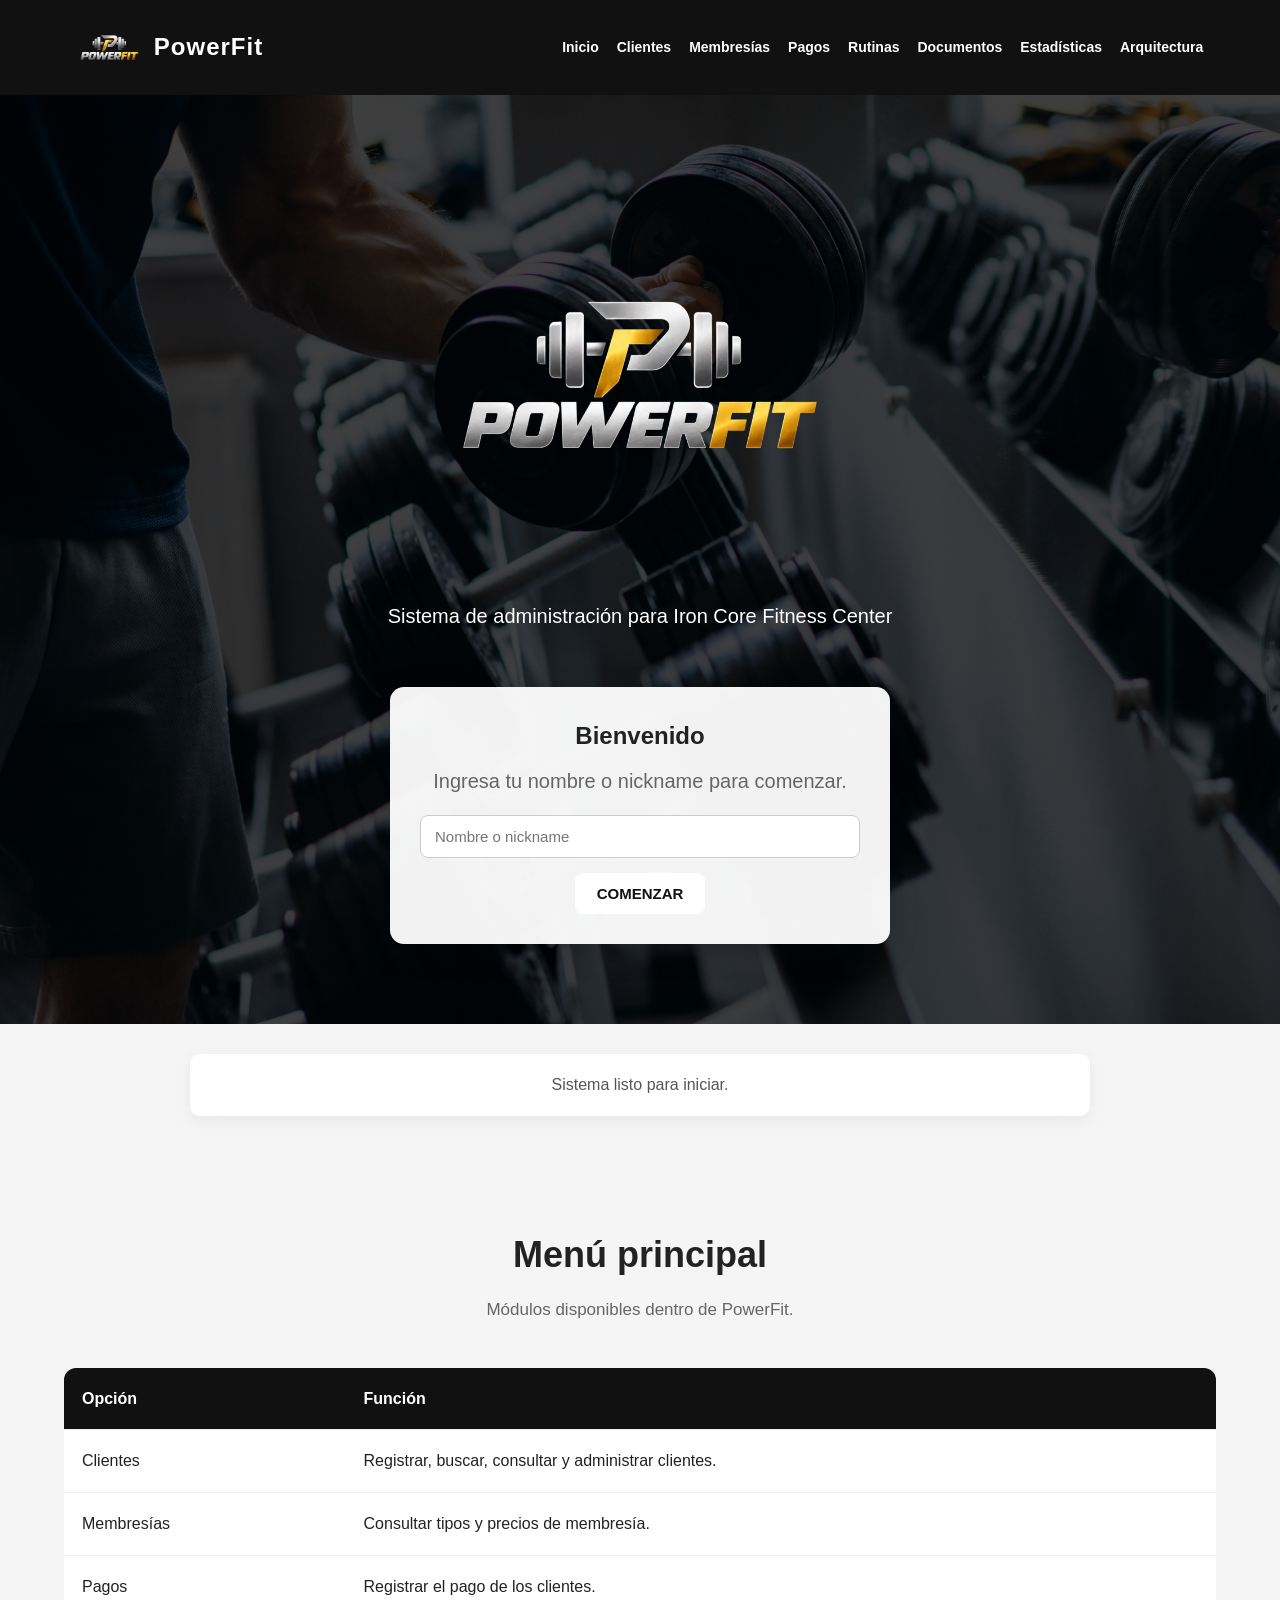
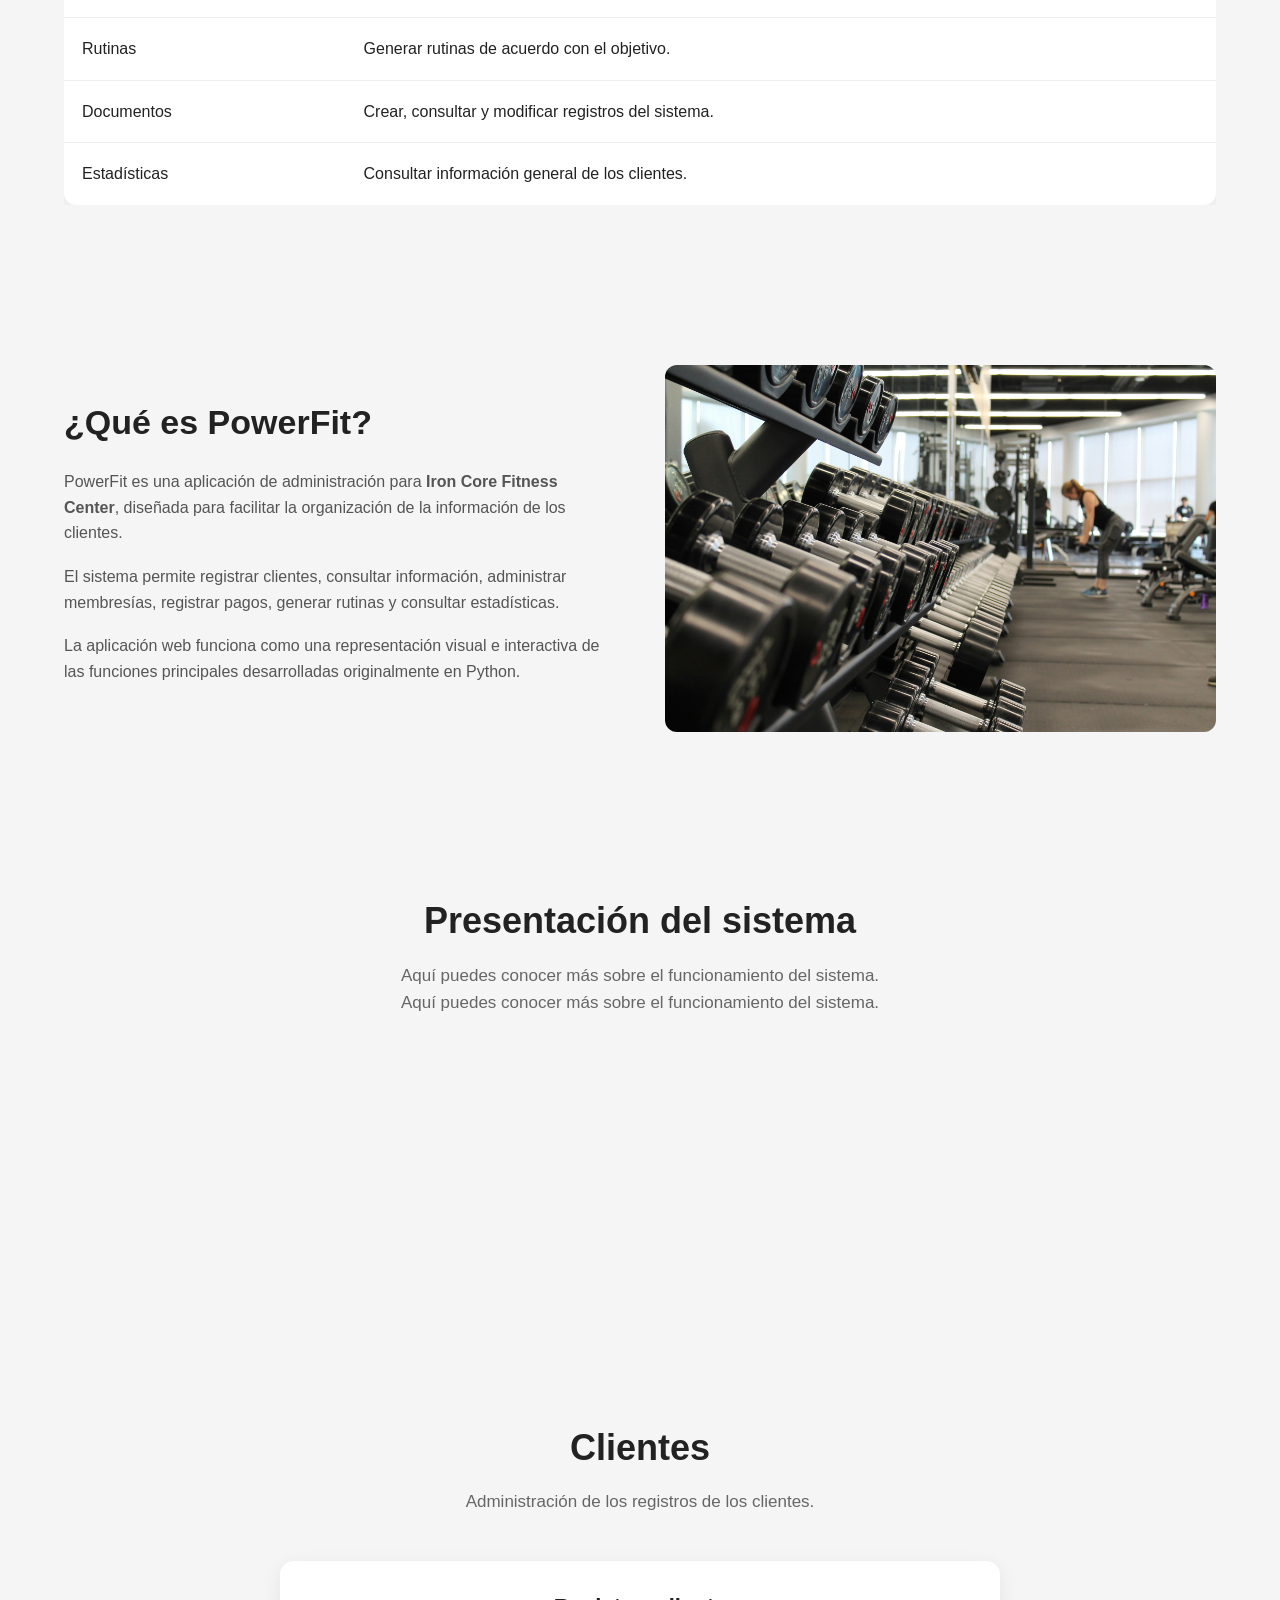
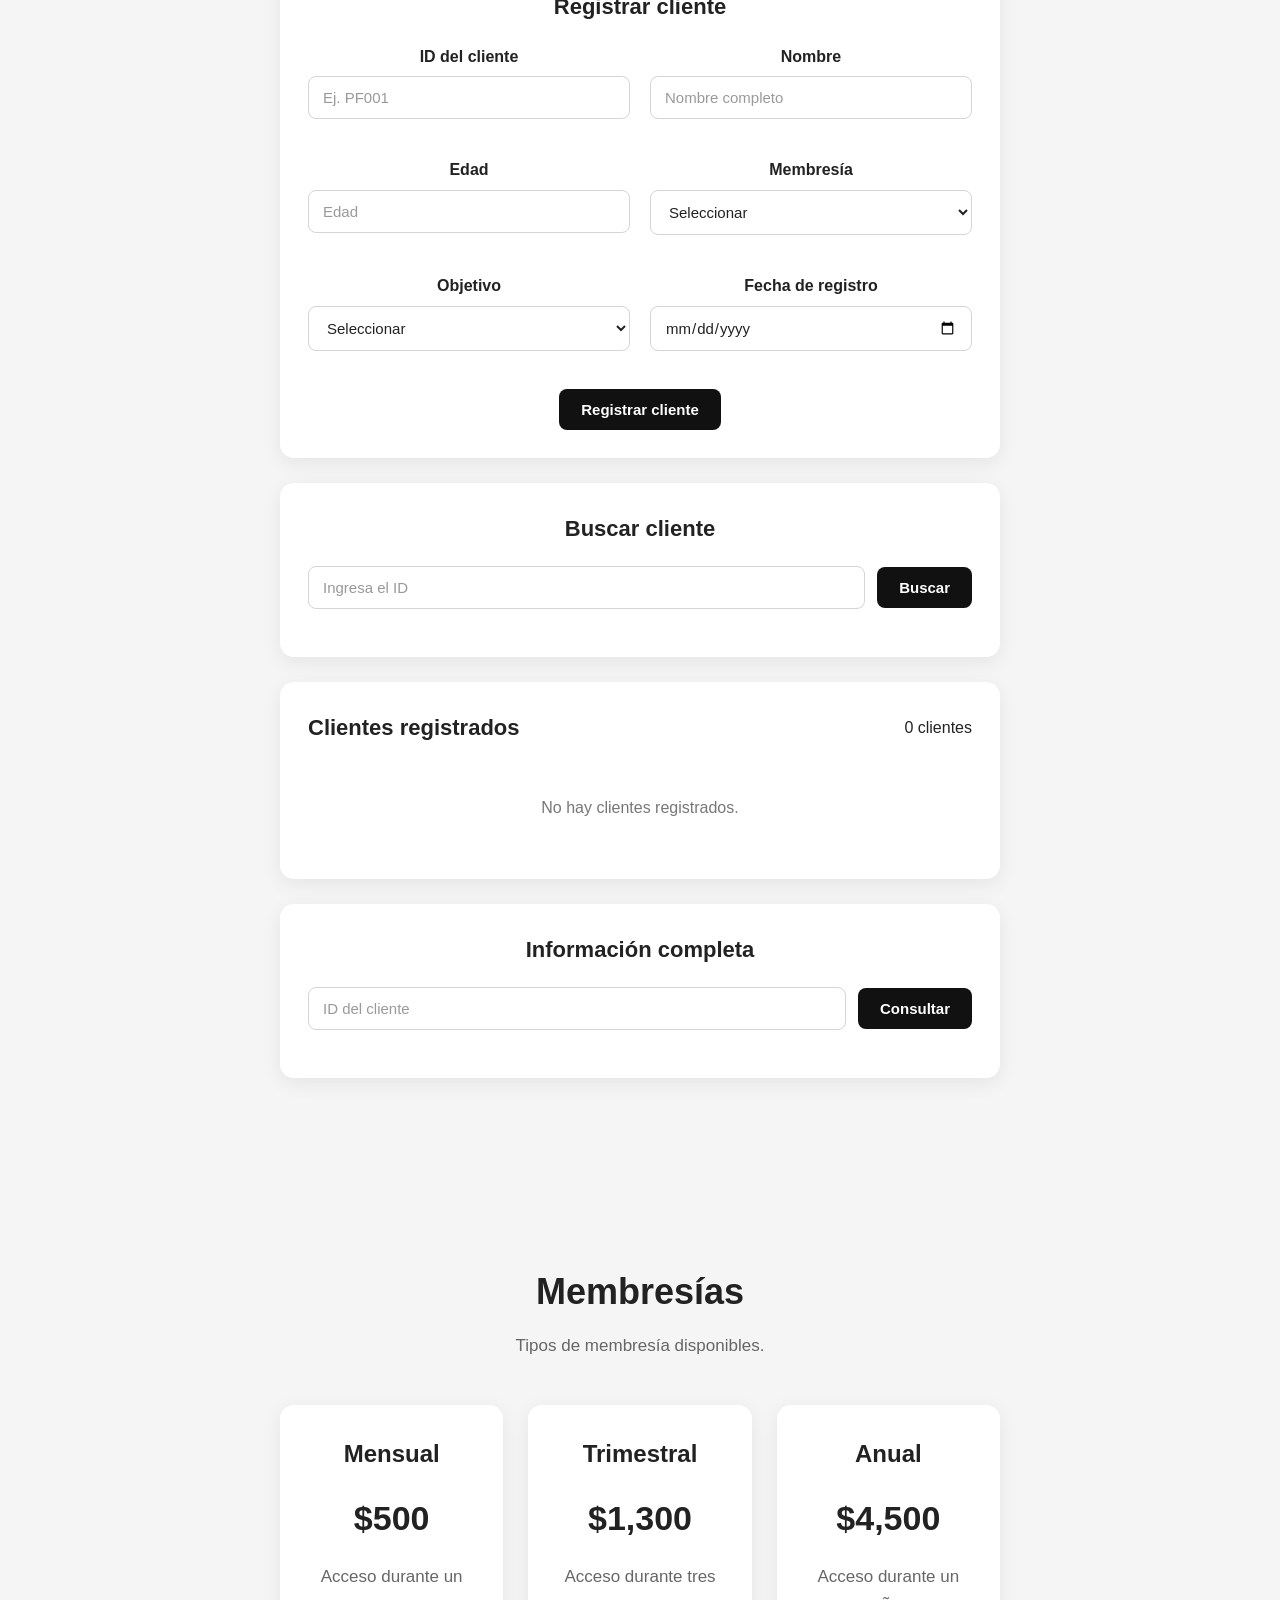
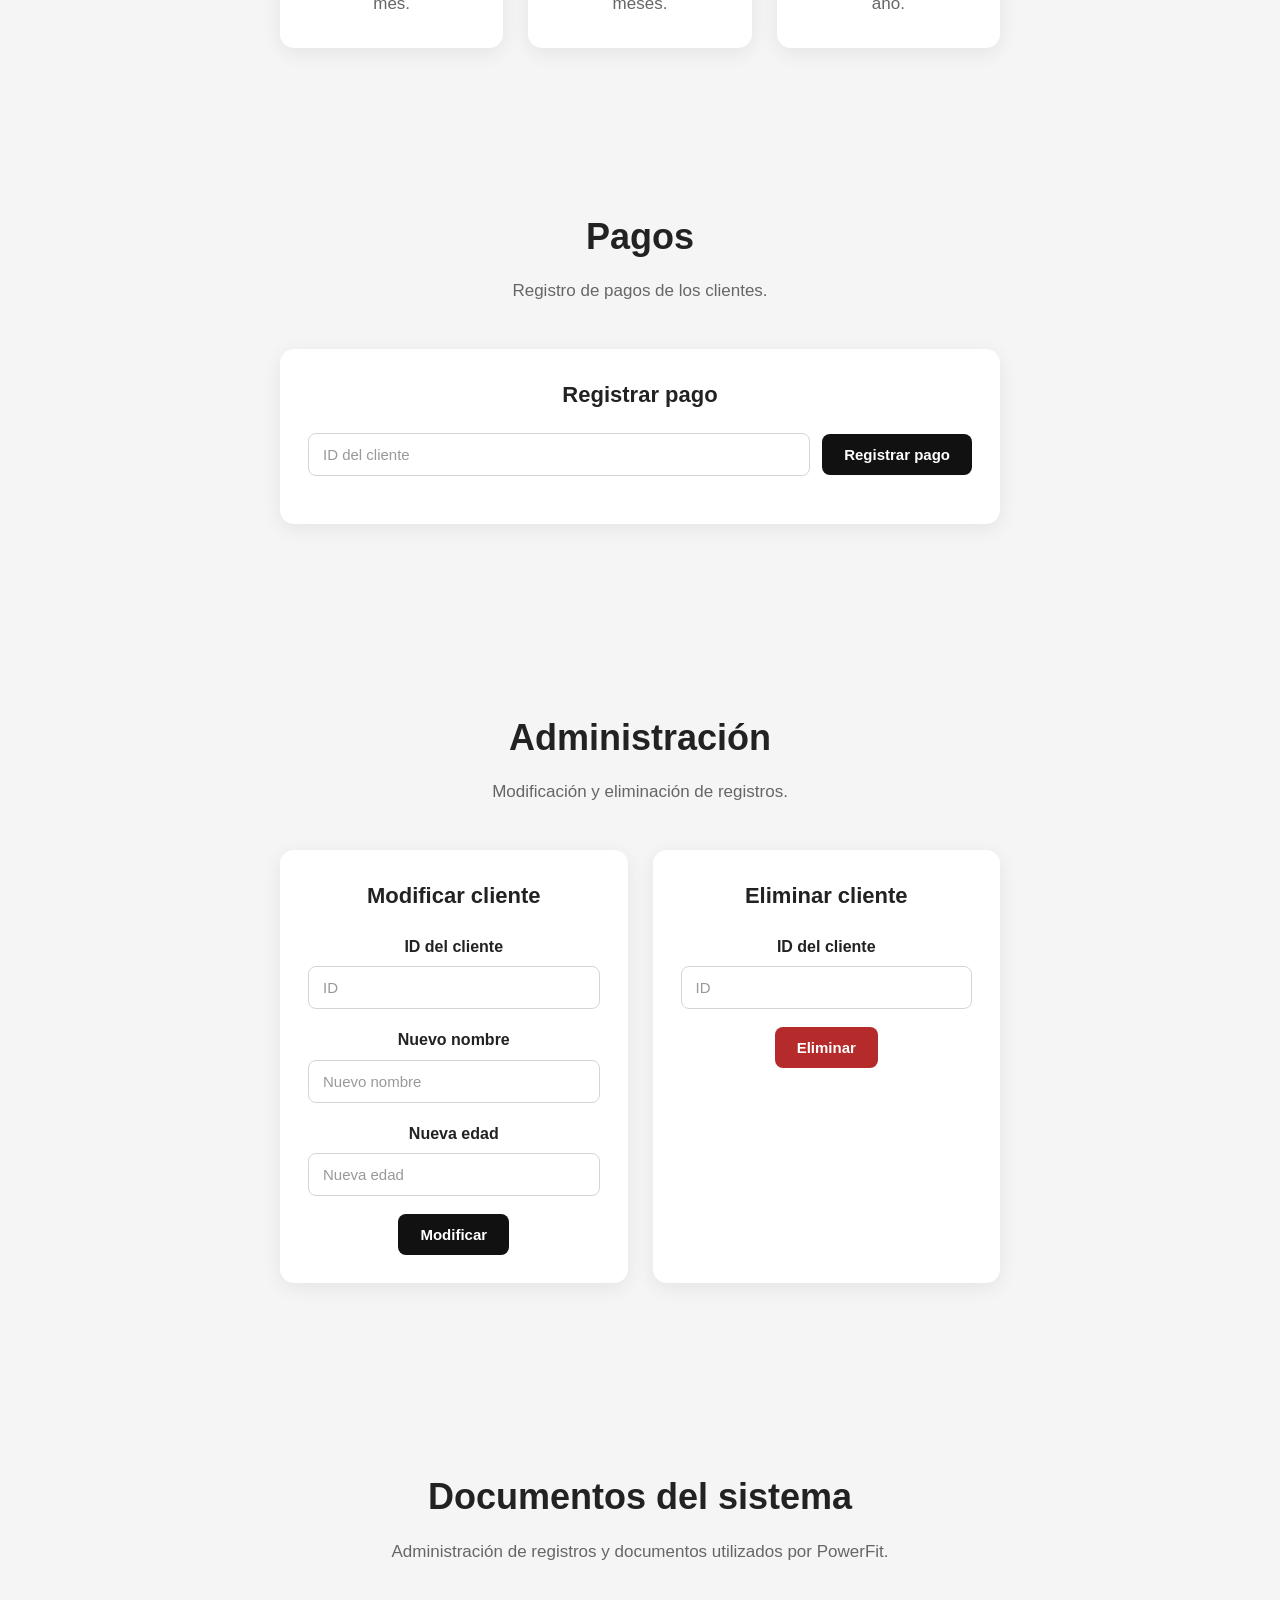
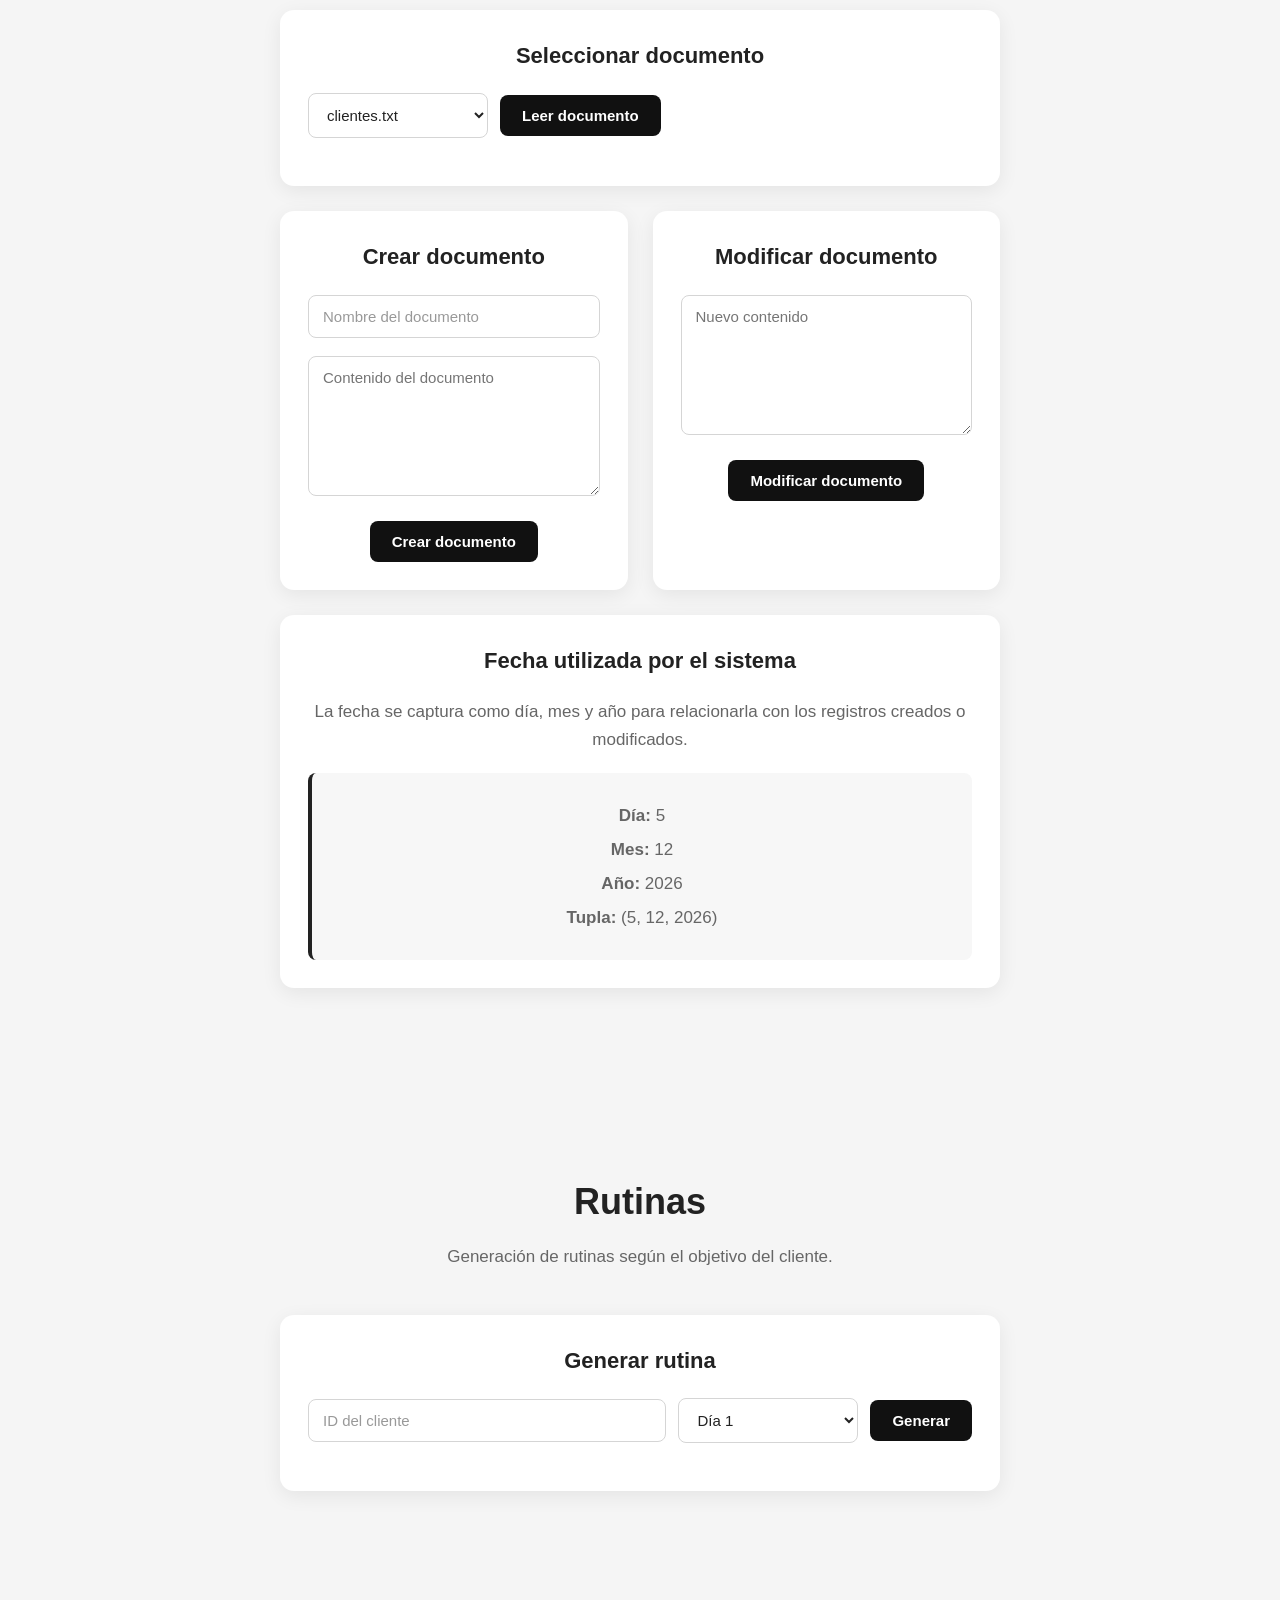
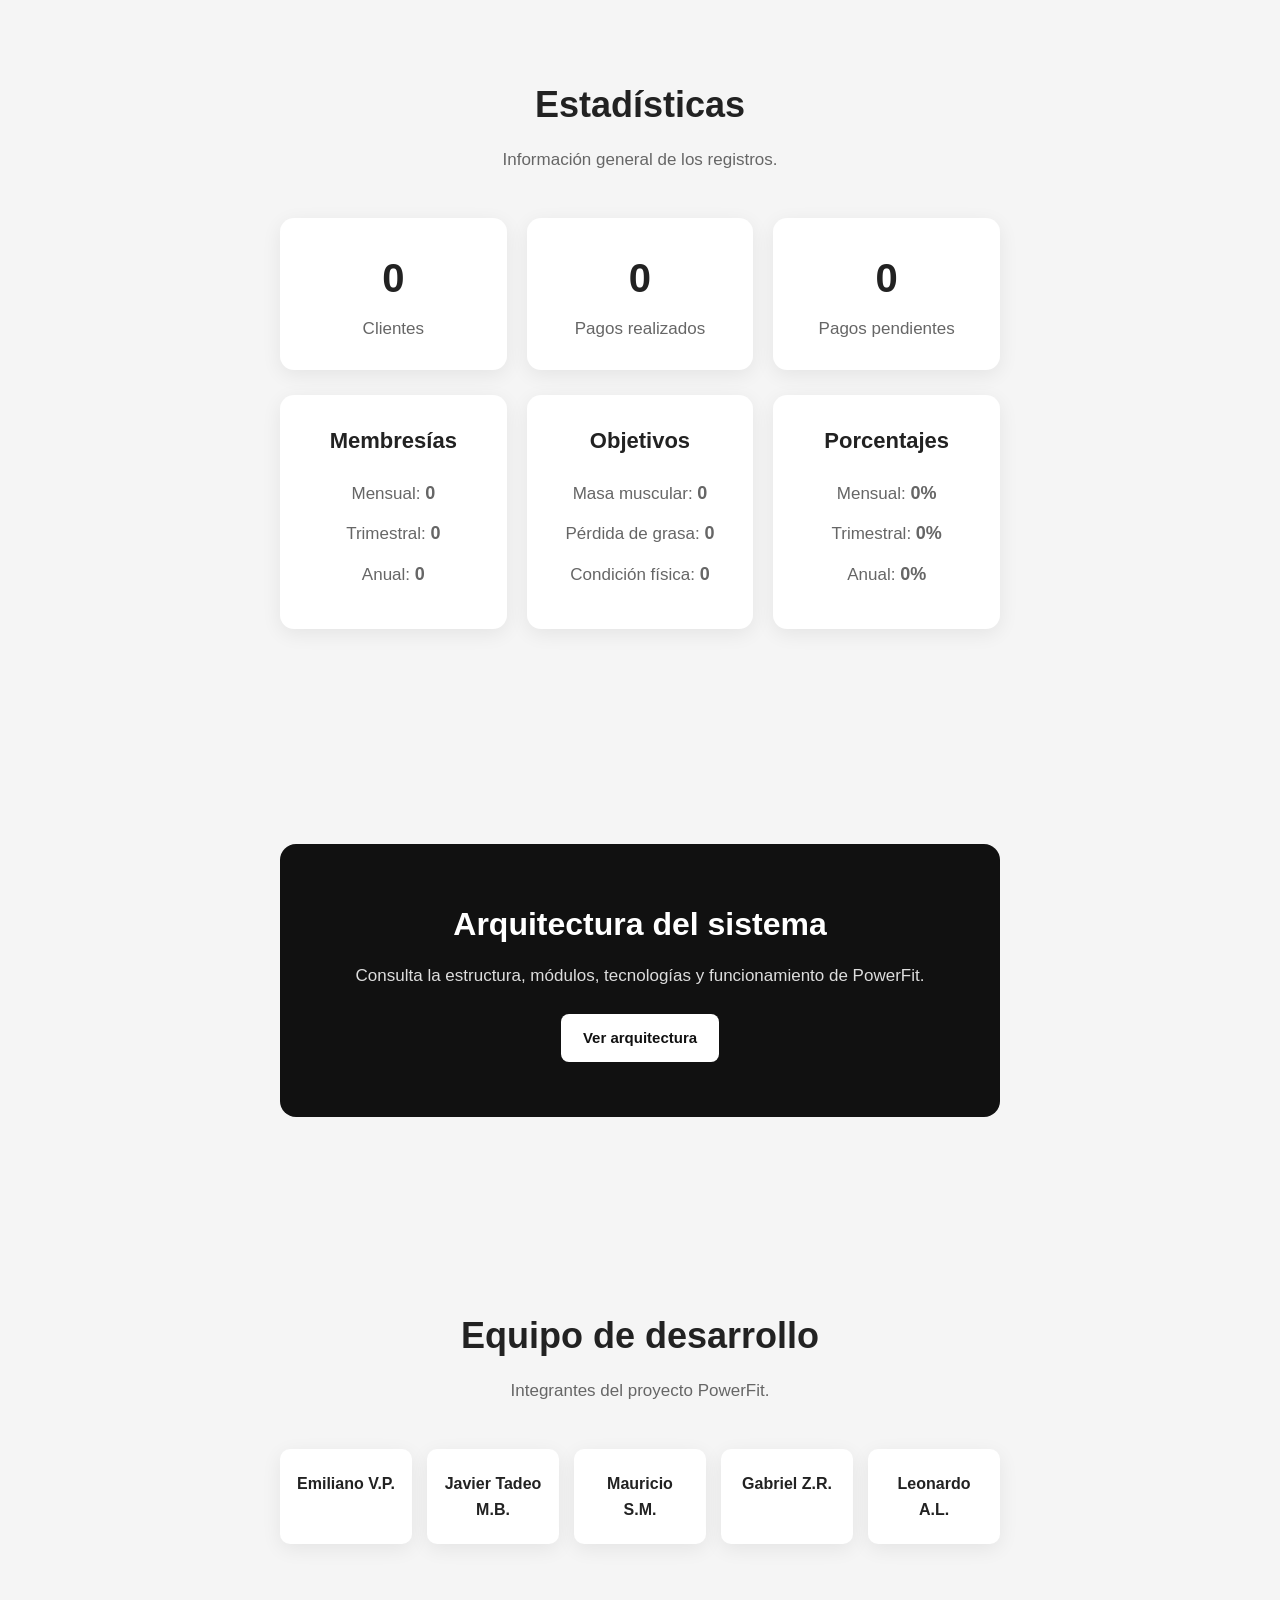
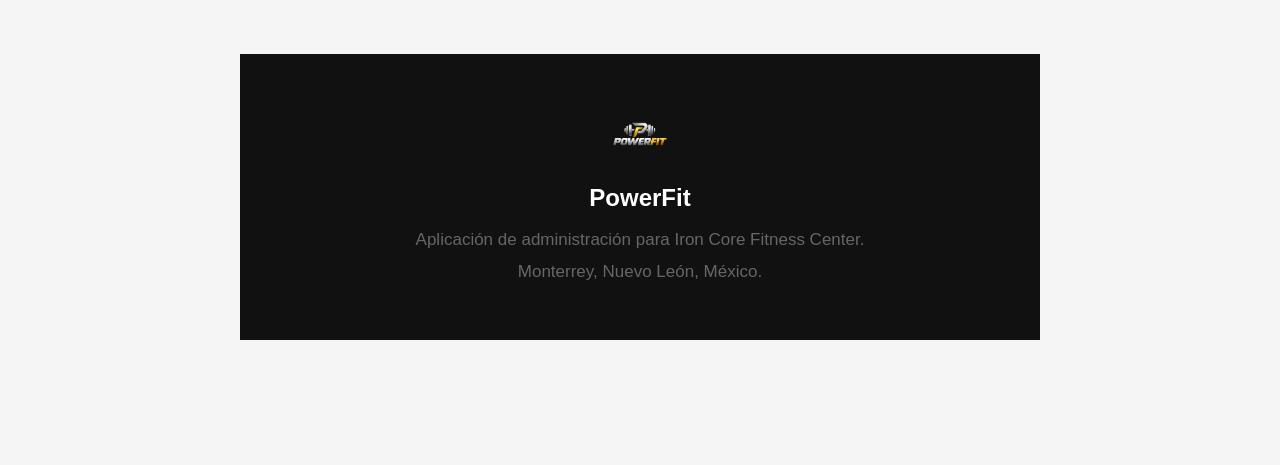
<file: index.html>
<!DOCTYPE html>
<html lang="es">

<head>
    <meta charset="UTF-8">
    <meta name="viewport" content="width=device-width, initial-scale=1.0">

    <title>PowerFit | Sistema de Administración</title>

    <link rel="stylesheet" href="estilos.css">
</head>

<body>

    <!-- ---------- ENCABEZADO ---------- -->

    <header>

        <div class="logo-container">

            <img src="imagenes/1logo.png" alt="Logo PowerFit">

            <span>PowerFit</span>

        </div>

        <nav>

            <a href="#inicio">Inicio</a>
            <a href="#clientes">Clientes</a>
            <a href="#membresias">Membresías</a>
            <a href="#pagos">Pagos</a>
            <a href="#rutinas">Rutinas</a>
            <a href="#documentos">Documentos</a>
            <a href="#estadisticas">Estadísticas</a>
            <a href="arquitectura.html">Arquitectura</a>

        </nav>

    </header>


    <!-- ---------- INICIO ---------- -->

    <section id="inicio" class="hero">

        <img
            src="imagenes/1logo.png"
            alt="PowerFit"
            class="hero-logo"
        >

        <p>
            Sistema de administración para Iron Core Fitness Center
        </p>

        <div class="user-access">

            <h2>Bienvenido</h2>

            <p>
                Ingresa tu nombre o nickname para comenzar.
            </p>

            <input
                type="text"
                id="usuario"
                placeholder="Nombre o nickname"
            >

            <button
                class="btn"
                onclick="iniciarSistema()"
            >
                COMENZAR
            </button>

            <div id="mensajeBienvenida"></div>

        </div>

    </section>


    <!-- ---------- CARGA DEL SISTEMA ---------- -->

    <section class="section loading-section">

        <div
            id="cargaSistema"
            class="loading-box"
        >

            <span id="textoCarga">
                Sistema listo para iniciar.
            </span>

        </div>

    </section>


    <!-- ---------- MENÚ PRINCIPAL ---------- -->

    <section class="section" id="menu">

        <div class="section-title">

            <h2>Menú principal</h2>

            <p>
                Módulos disponibles dentro de PowerFit.
            </p>

        </div>


        <div class="menu-table-container">

            <table class="menu-table">

                <thead>

                    <tr>
                        <th>Opción</th>
                        <th>Función</th>
                    </tr>

                </thead>

                <tbody>

                    <tr>
                        <td>Clientes</td>
                        <td>Registrar, buscar, consultar y administrar clientes.</td>
                    </tr>

                    <tr>
                        <td>Membresías</td>
                        <td>Consultar tipos y precios de membresía.</td>
                    </tr>

                    <tr>
                        <td>Pagos</td>
                        <td>Registrar el pago de los clientes.</td>
                    </tr>

                    <tr>
                        <td>Rutinas</td>
                        <td>Generar rutinas de acuerdo con el objetivo.</td>
                    </tr>

                    <tr>
                        <td>Documentos</td>
                        <td>Crear, consultar y modificar registros del sistema.</td>
                    </tr>

                    <tr>
                        <td>Estadísticas</td>
                        <td>Consultar información general de los clientes.</td>
                    </tr>

                </tbody>

            </table>

        </div>

    </section>


    <!-- ---------- PRESENTACIÓN ---------- -->

    <section class="section">

        <div class="two-columns">

            <div>

                <h2>¿Qué es PowerFit?</h2>

                <p>
                    PowerFit es una aplicación de administración para
                    <strong>Iron Core Fitness Center</strong>, diseñada
                    para facilitar la organización de la información
                    de los clientes.
                </p>

                <p>
                    El sistema permite registrar clientes, consultar
                    información, administrar membresías, registrar
                    pagos, generar rutinas y consultar estadísticas.
                </p>

                <p>
                    La aplicación web funciona como una representación
                    visual e interactiva de las funciones principales
                    desarrolladas originalmente en Python.
                </p>

            </div>

            <img
                src="imagenes/3powerfit.jpg"
                alt="PowerFit"
                class="section-image"
            >

        </div>

    </section>


    <!-- ---------- VIDEO ---------- -->

    <section class="section">

        <div class="section-title">

            <h2>Presentación del sistema</h2>

<section>
    <p>Aquí puedes conocer más sobre el funcionamiento del sistema.</p>

<section>
    <p>Aquí puedes conocer más sobre el funcionamiento del sistema.</p>
<div class="video-container">
    <iframe width="560" height="315" src="https://www.youtube.com/embed/41tdng6vmCg?si=6fWagxjgNHNQ2F0M" title="YouTube video player" frameborder="0" allow="accelerometer; autoplay; clipboard-write; encrypted-media; gyroscope; picture-in-picture; web-share" referrerpolicy="strict-origin-when-cross-origin" allowfullscreen></iframe>
    </div>
</section>



    <!-- ---------- CLIENTES ---------- -->

    <section class="section" id="clientes">

        <div class="section-title">

            <h2>Clientes</h2>

            <p>
                Administración de los registros de los clientes.
            </p>

        </div>


        <!-- Registrar -->

        <div class="panel">

            <h3>Registrar cliente</h3>

            <form id="clienteForm">

                <div class="form-grid">

                    <div>

                        <label>ID del cliente</label>

                        <input
                            type="text"
                            id="clienteId"
                            placeholder="Ej. PF001"
                        >

                    </div>


                    <div>

                        <label>Nombre</label>

                        <input
                            type="text"
                            id="clienteNombre"
                            placeholder="Nombre completo"
                        >

                    </div>


                    <div>

                        <label>Edad</label>

                        <input
                            type="number"
                            id="clienteEdad"
                            placeholder="Edad"
                            min="1"
                            max="100"
                        >

                    </div>


                    <div>

                        <label>Membresía</label>

                        <select id="clienteMembresia">

                            <option value="">
                                Seleccionar
                            </option>

                            <option value="Mensual">
                                Mensual
                            </option>

                            <option value="Trimestral">
                                Trimestral
                            </option>

                            <option value="Anual">
                                Anual
                            </option>

                        </select>

                    </div>


                    <div>

                        <label>Objetivo</label>

                        <select id="clienteObjetivo">

                            <option value="">
                                Seleccionar
                            </option>

                            <option value="Ganar masa muscular">
                                Ganar masa muscular
                            </option>

                            <option value="Pérdida de grasa">
                                Pérdida de grasa
                            </option>

                            <option value="Mejorar condición física">
                                Mejorar condición física
                            </option>

                        </select>

                    </div>


                    <div>

                        <label>Fecha de registro</label>

                        <input
                            type="date"
                            id="fechaRegistro"
                        >

                    </div>

                </div>


                <button
                    type="submit"
                    class="btn"
                >
                    Registrar cliente
                </button>

            </form>


            <div id="mensajeCliente"></div>

        </div>


        <!-- Buscar -->

        <div class="panel">

            <h3>Buscar cliente</h3>

            <div class="search-box">

                <input
                    type="text"
                    id="buscarId"
                    placeholder="Ingresa el ID"
                >

                <button
                    class="btn"
                    onclick="buscarCliente()"
                >
                    Buscar
                </button>

            </div>

            <div id="resultadoBusqueda"></div>

        </div>


        <!-- Lista -->

        <div class="panel">

            <div class="panel-header">

                <h3>Clientes registrados</h3>

                <span id="totalClientes">
                    0 clientes
                </span>

            </div>

            <div id="listaClientes"></div>

        </div>


        <!-- Información -->

        <div class="panel">

            <h3>Información completa</h3>

            <div class="search-box">

                <input
                    type="text"
                    id="infoId"
                    placeholder="ID del cliente"
                >

                <button
                    class="btn"
                    onclick="mostrarInformacion()"
                >
                    Consultar
                </button>

            </div>

            <div id="informacionCliente"></div>

        </div>

    </section>


    <!-- ---------- MEMBRESÍAS ---------- -->

    <section class="section" id="membresias">

        <div class="section-title">

            <h2>Membresías</h2>

            <p>
                Tipos de membresía disponibles.
            </p>

        </div>


        <div class="cards">

            <div class="card">

                <h3>Mensual</h3>

                <div class="price">
                    $500
                </div>

                <p>
                    Acceso durante un mes.
                </p>

            </div>


            <div class="card">

                <h3>Trimestral</h3>

                <div class="price">
                    $1,300
                </div>

                <p>
                    Acceso durante tres meses.
                </p>

            </div>


            <div class="card">

                <h3>Anual</h3>

                <div class="price">
                    $4,500
                </div>

                <p>
                    Acceso durante un año.
                </p>

            </div>

        </div>

    </section>


    <!-- ---------- PAGOS ---------- -->

    <section class="section" id="pagos">

        <div class="section-title">

            <h2>Pagos</h2>

            <p>
                Registro de pagos de los clientes.
            </p>

        </div>


        <div class="panel">

            <h3>Registrar pago</h3>

            <div class="search-box">

                <input
                    type="text"
                    id="pagoId"
                    placeholder="ID del cliente"
                >

                <button
                    class="btn"
                    onclick="registrarPago()"
                >
                    Registrar pago
                </button>

            </div>

            <div id="resultadoPago"></div>

        </div>

    </section>


    <!-- ---------- ADMINISTRACIÓN ---------- -->

    <section class="section">

        <div class="section-title">

            <h2>Administración</h2>

            <p>
                Modificación y eliminación de registros.
            </p>

        </div>


        <div class="admin-grid">


            <!-- Editar -->

            <div class="panel">

                <h3>Modificar cliente</h3>

                <form id="editarForm">

                    <label>ID del cliente</label>

                    <input
                        type="text"
                        id="editarId"
                        placeholder="ID"
                    >


                    <label>Nuevo nombre</label>

                    <input
                        type="text"
                        id="nuevoNombre"
                        placeholder="Nuevo nombre"
                    >


                    <label>Nueva edad</label>

                    <input
                        type="number"
                        id="nuevaEdad"
                        min="1"
                        max="100"
                        placeholder="Nueva edad"
                    >


                    <button
                        type="submit"
                        class="btn"
                    >
                        Modificar
                    </button>

                </form>

                <div id="mensajeEditar"></div>

            </div>


            <!-- Eliminar -->

            <div class="panel">

                <h3>Eliminar cliente</h3>

                <label>ID del cliente</label>

                <input
                    type="text"
                    id="eliminarId"
                    placeholder="ID"
                >

                <button
                    class="btn btn-danger"
                    onclick="eliminarCliente()"
                >
                    Eliminar
                </button>

                <div id="mensajeEliminar"></div>

            </div>

        </div>

    </section>


    <!-- ---------- DOCUMENTOS ---------- -->

    <section class="section" id="documentos">

        <div class="section-title">

            <h2>Documentos del sistema</h2>

            <p>
                Administración de registros y documentos utilizados
                por PowerFit.
            </p>

        </div>


        <div class="panel">

            <h3>Seleccionar documento</h3>

            <div class="search-box">

                <select id="documentoSeleccionado">

                    <option value="clientes.txt">
                        clientes.txt
                    </option>

                    <option value="membresias.txt">
                        membresias.txt
                    </option>

                    <option value="pagos.txt">
                        pagos.txt
                    </option>

                    <option value="rutinas.txt">
                        rutinas.txt
                    </option>

                </select>

                <button
                    class="btn"
                    onclick="leerDocumento()"
                >
                    Leer documento
                </button>

            </div>


            <div id="contenidoDocumento"></div>

        </div>


        <div class="admin-grid">


            <!-- Crear -->

            <div class="panel">

                <h3>Crear documento</h3>

                <input
                    type="text"
                    id="nuevoDocumento"
                    placeholder="Nombre del documento"
                >

                <textarea
                    id="contenidoNuevoDocumento"
                    placeholder="Contenido del documento"
                ></textarea>

                <button
                    class="btn"
                    onclick="crearDocumento()"
                >
                    Crear documento
                </button>

                <div id="mensajeDocumento"></div>

            </div>


            <!-- Modificar -->

            <div class="panel">

                <h3>Modificar documento</h3>

                <textarea
                    id="contenidoModificarDocumento"
                    placeholder="Nuevo contenido"
                ></textarea>

                <button
                    class="btn"
                    onclick="modificarDocumento()"
                >
                    Modificar documento
                </button>

                <div id="mensajeModificarDocumento"></div>

            </div>

        </div>


        <div class="panel">

            <h3>Fecha utilizada por el sistema</h3>

            <p>
                La fecha se captura como día, mes y año para
                relacionarla con los registros creados o modificados.
            </p>

            <div id="fechaSistema"></div>

        </div>

    </section>


    <!-- ---------- RUTINAS ---------- -->

    <section class="section" id="rutinas">

        <div class="section-title">

            <h2>Rutinas</h2>

            <p>
                Generación de rutinas según el objetivo del cliente.
            </p>

        </div>


        <div class="panel">

            <h3>Generar rutina</h3>

            <div class="search-box">

                <input
                    type="text"
                    id="rutinaId"
                    placeholder="ID del cliente"
                >

                <select id="diaRutina">

                    <option value="Día 1">
                        Día 1
                    </option>

                    <option value="Día 2">
                        Día 2
                    </option>

                    <option value="Día 3">
                        Día 3
                    </option>

                </select>

                <button
                    class="btn"
                    onclick="generarRutina()"
                >
                    Generar
                </button>

            </div>

            <div id="resultadoRutina"></div>

        </div>

    </section>


    <!-- ---------- ESTADÍSTICAS ---------- -->

    <section class="section" id="estadisticas">

        <div class="section-title">

            <h2>Estadísticas</h2>

            <p>
                Información general de los registros.
            </p>

        </div>


        <div class="stats-grid">

            <div class="stat-card">

                <span id="statTotal">0</span>

                <p>
                    Clientes
                </p>

            </div>


            <div class="stat-card">

                <span id="statPagados">0</span>

                <p>
                    Pagos realizados
                </p>

            </div>


            <div class="stat-card">

                <span id="statPendientes">0</span>

                <p>
                    Pagos pendientes
                </p>

            </div>

        </div>


        <div class="stats-details">


            <div class="panel">

                <h3>Membresías</h3>

                <p>
                    Mensual:
                    <strong id="statMensual">0</strong>
                </p>

                <p>
                    Trimestral:
                    <strong id="statTrimestral">0</strong>
                </p>

                <p>
                    Anual:
                    <strong id="statAnual">0</strong>
                </p>

            </div>


            <div class="panel">

                <h3>Objetivos</h3>

                <p>
                    Masa muscular:
                    <strong id="statMasa">0</strong>
                </p>

                <p>
                    Pérdida de grasa:
                    <strong id="statGrasa">0</strong>
                </p>

                <p>
                    Condición física:
                    <strong id="statCondicion">0</strong>
                </p>

            </div>


            <div class="panel">

                <h3>Porcentajes</h3>

                <p>
                    Mensual:
                    <strong id="porcentajeMensual">0%</strong>
                </p>

                <p>
                    Trimestral:
                    <strong id="porcentajeTrimestral">0%</strong>
                </p>

                <p>
                    Anual:
                    <strong id="porcentajeAnual">0%</strong>
                </p>

            </div>

        </div>

    </section>


    <!-- ---------- ARQUITECTURA ---------- -->

    <section class="section">

        <div class="architecture-preview">

            <h2>
                Arquitectura del sistema
            </h2>

            <p>
                Consulta la estructura, módulos, tecnologías y
                funcionamiento de PowerFit.
            </p>

            <a
                href="arquitectura.html"
                class="btn"
            >
                Ver arquitectura
            </a>

        </div>

    </section>


    <!-- ---------- EQUIPO ---------- -->

    <section class="section">

        <div class="section-title">

            <h2>Equipo de desarrollo</h2>

            <p>
                Integrantes del proyecto PowerFit.
            </p>

        </div>


        <div class="team-grid">

            <div class="team-card">
                Emiliano V.P.
            </div>

            <div class="team-card">
                Javier Tadeo M.B.
            </div>

            <div class="team-card">
                Mauricio S.M.
            </div>

            <div class="team-card">
                Gabriel Z.R.
            </div>

            <div class="team-card">
                Leonardo A.L.
            </div>

        </div>

    </section>


    <!-- ---------- FOOTER ---------- -->

    <footer>

        <img
            src="imagenes/1logo.png"
            alt="PowerFit"
        >

        <h3>
            PowerFit
        </h3>

        <p>
            Aplicación de administración para Iron Core Fitness Center.
        </p>

        <p>
            Monterrey, Nuevo León, México.
        </p>

    </footer>


    <script src="script.js"></script>

</body>

</html>
</file>
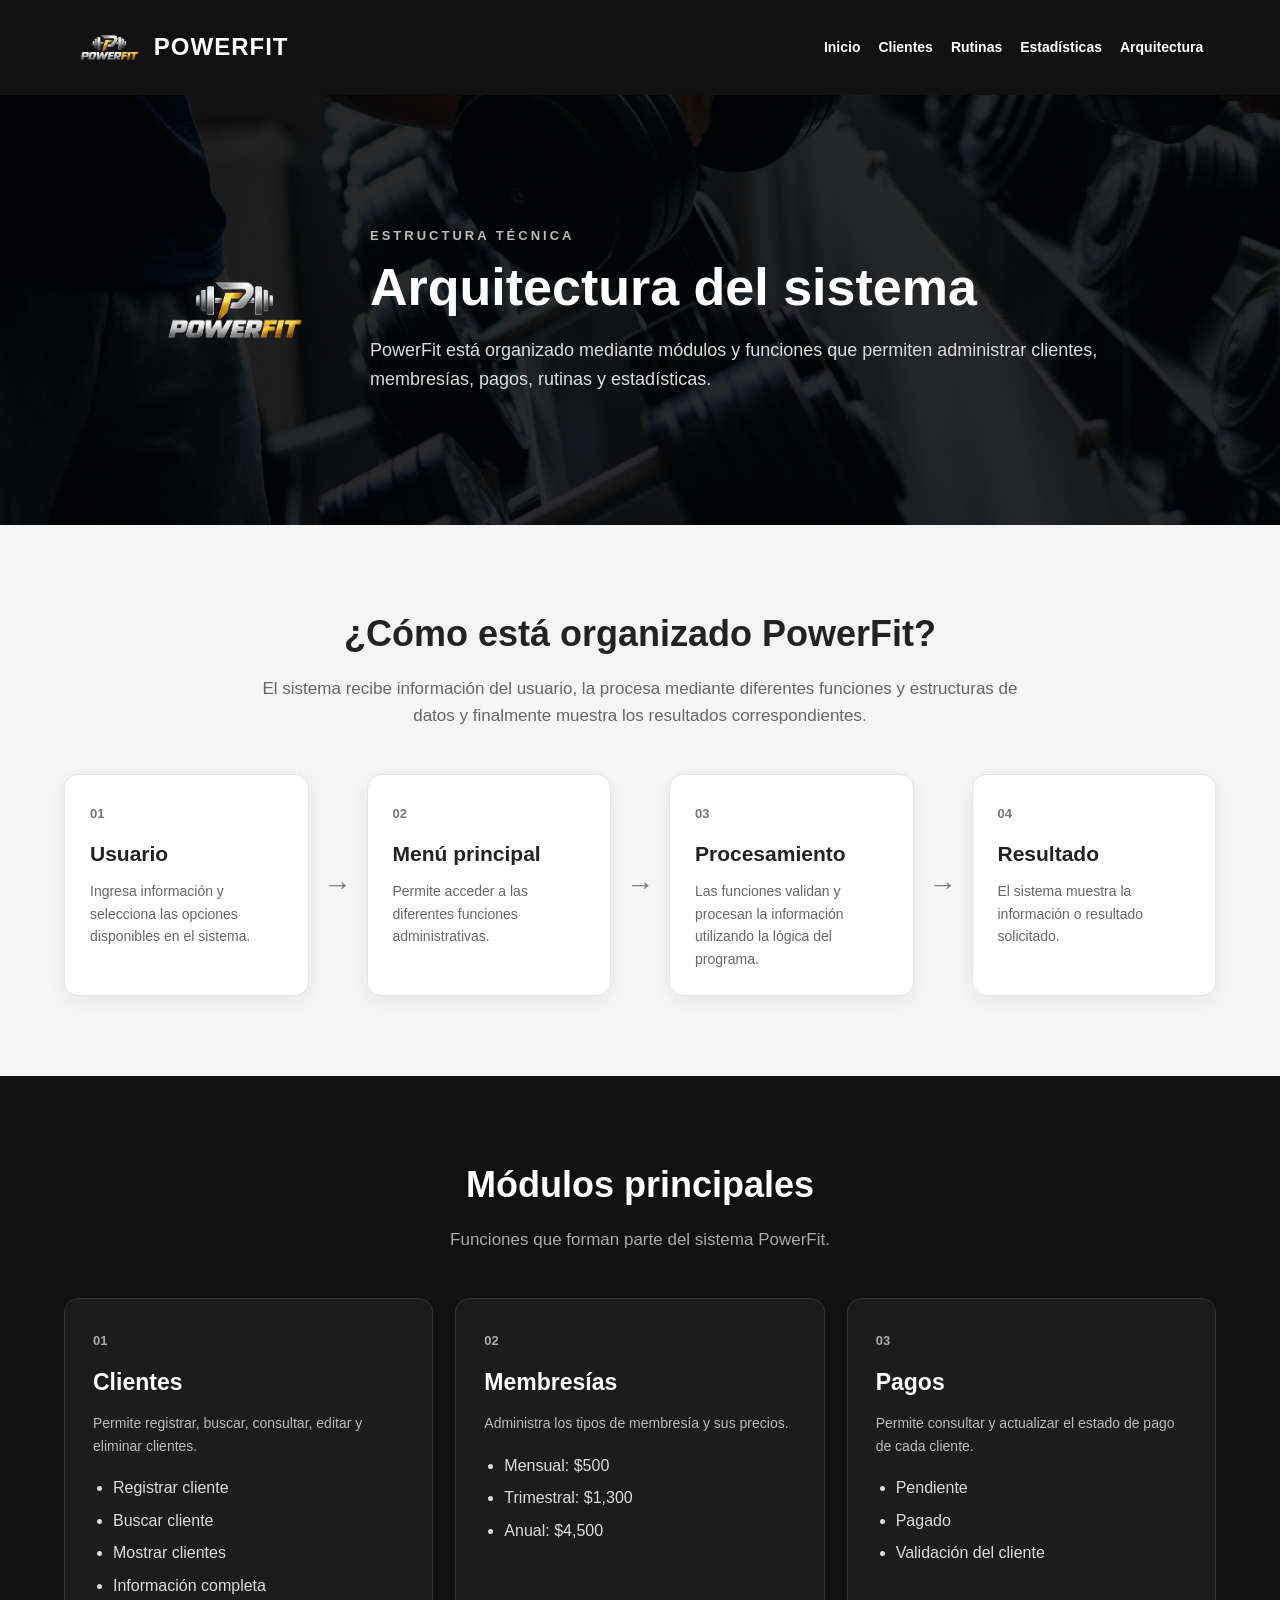
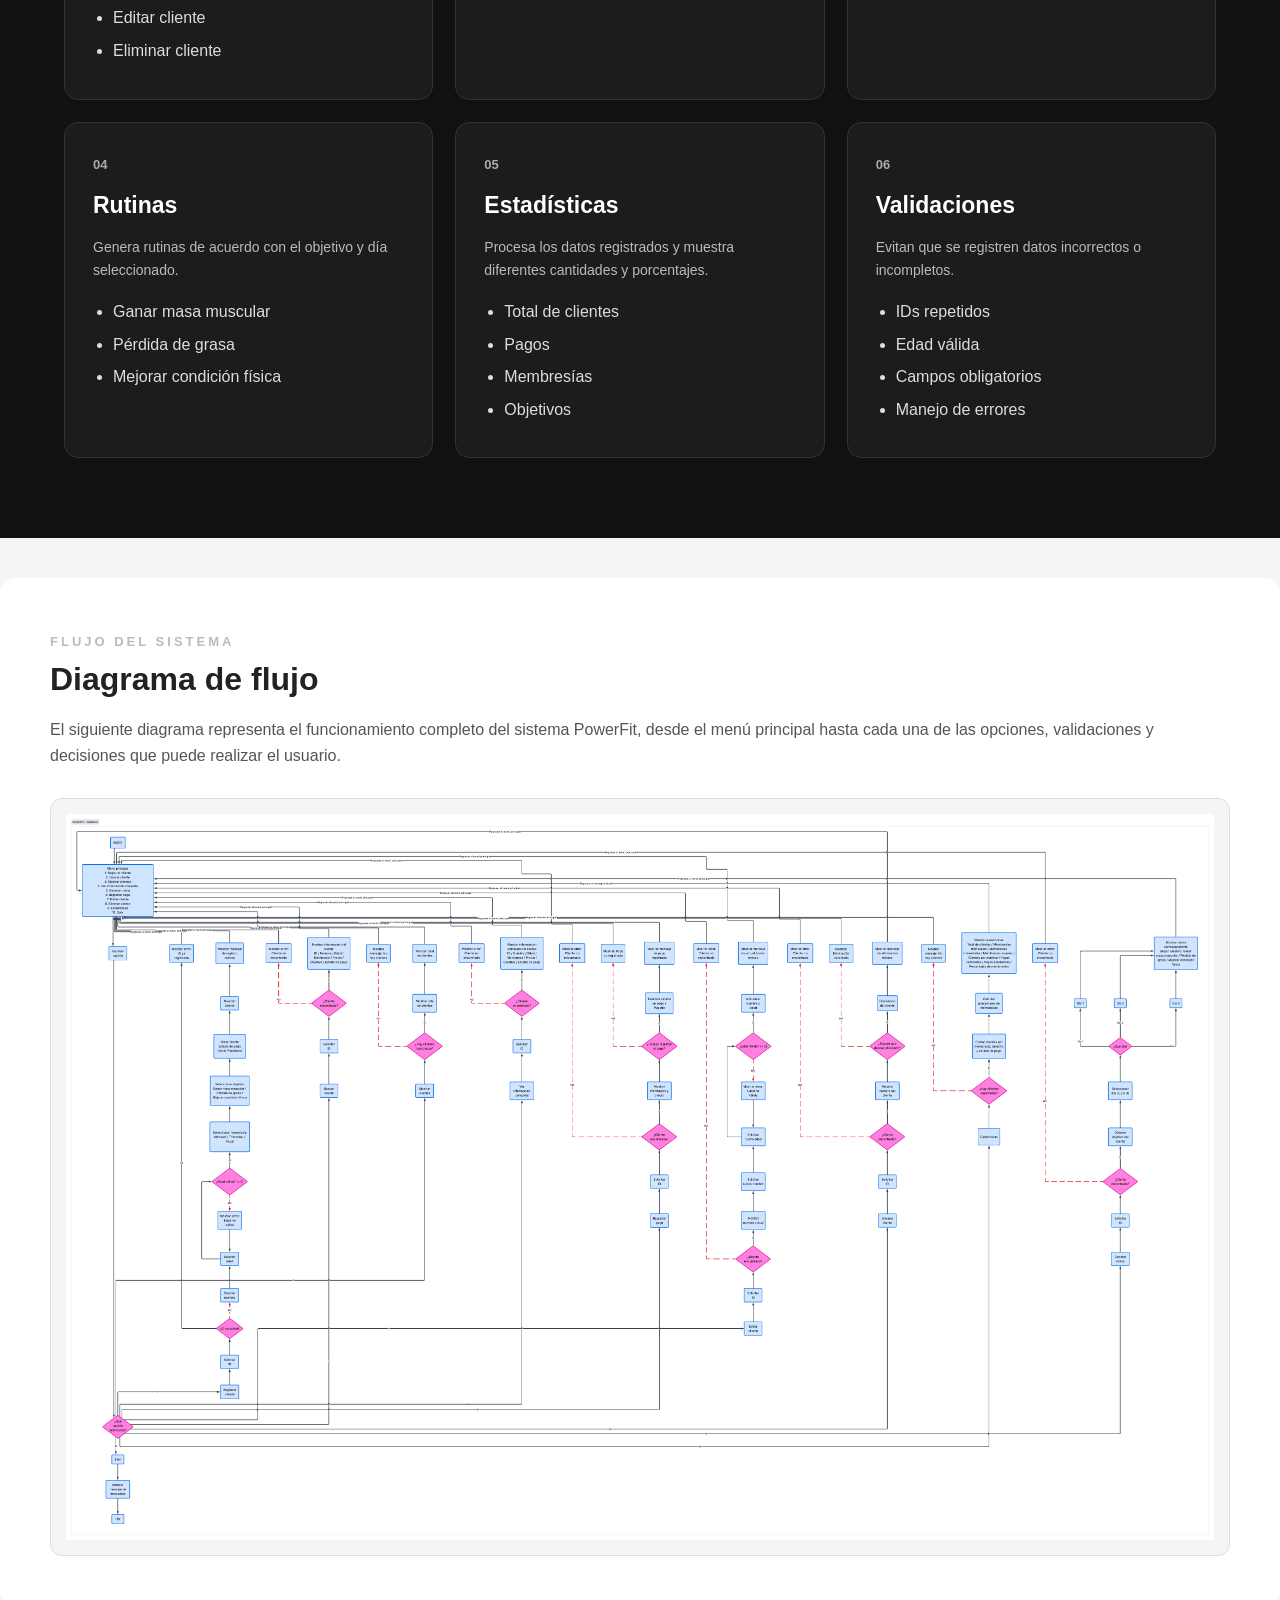
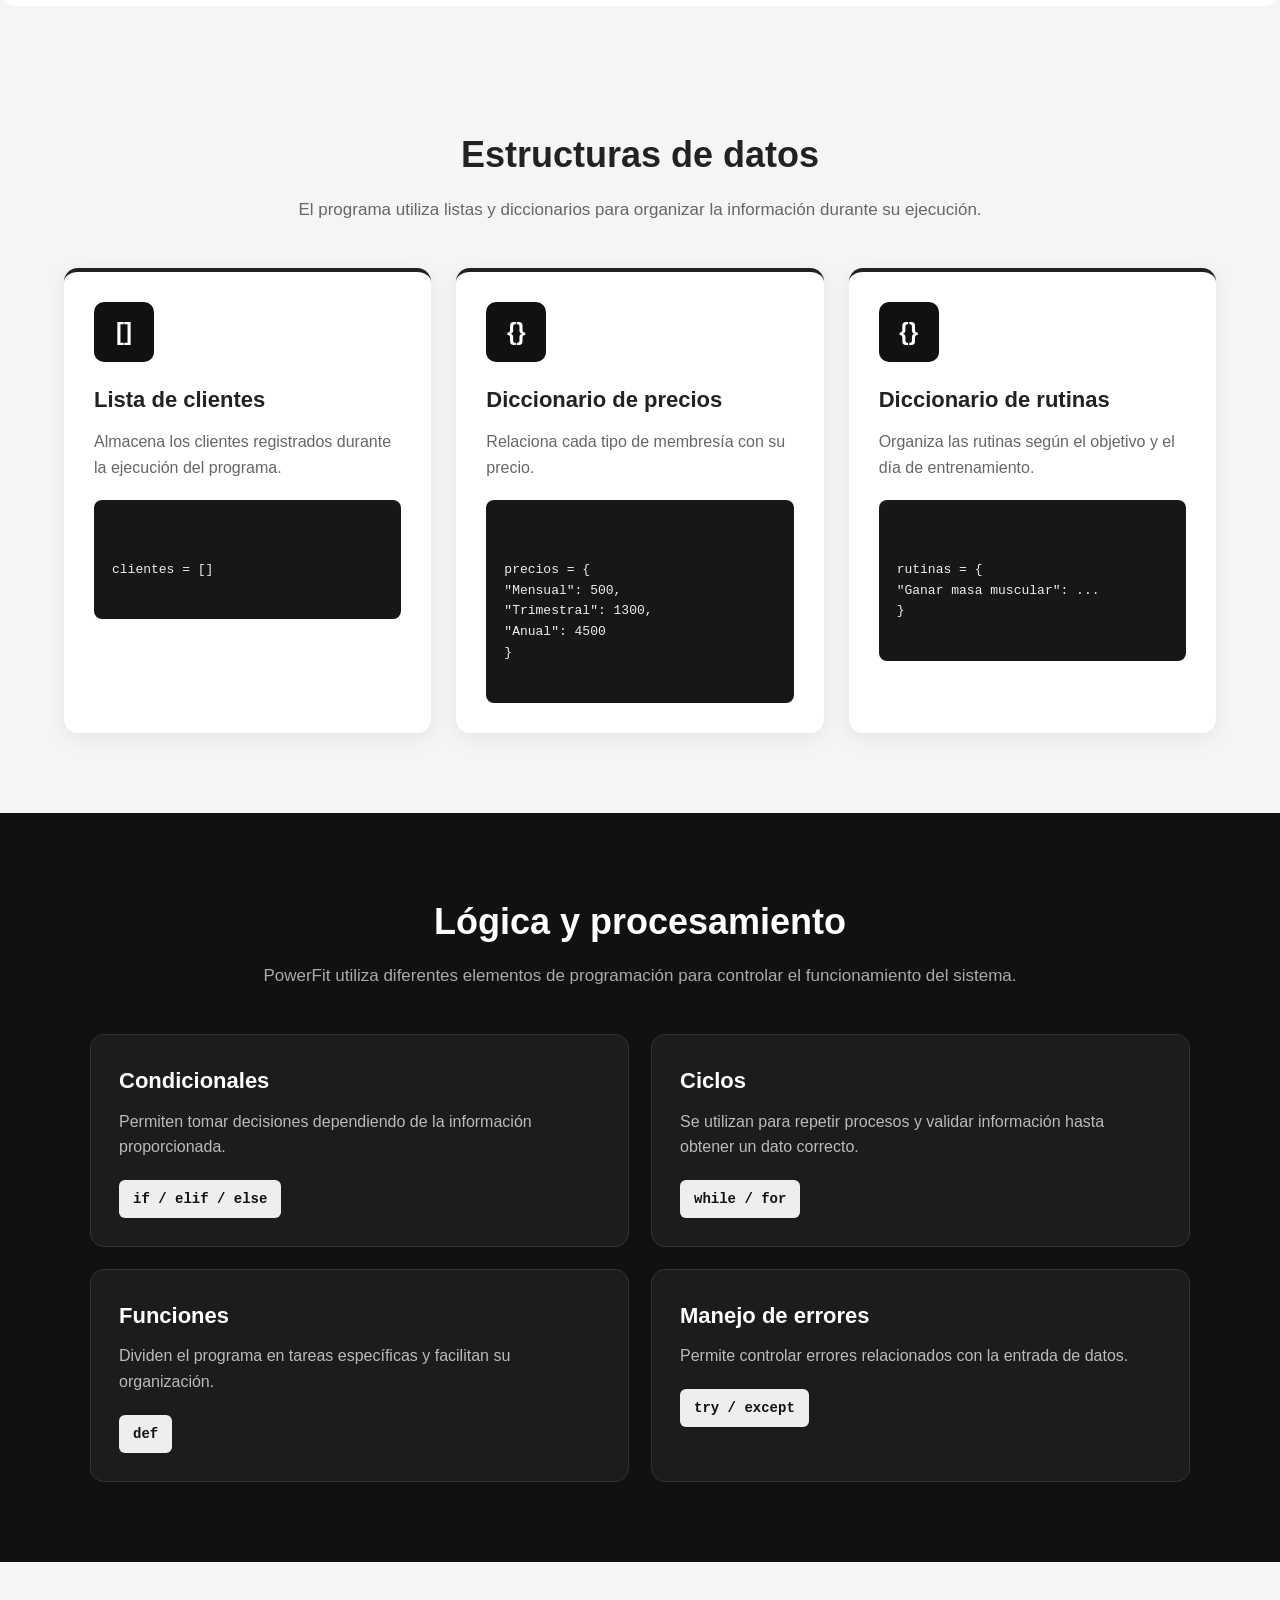
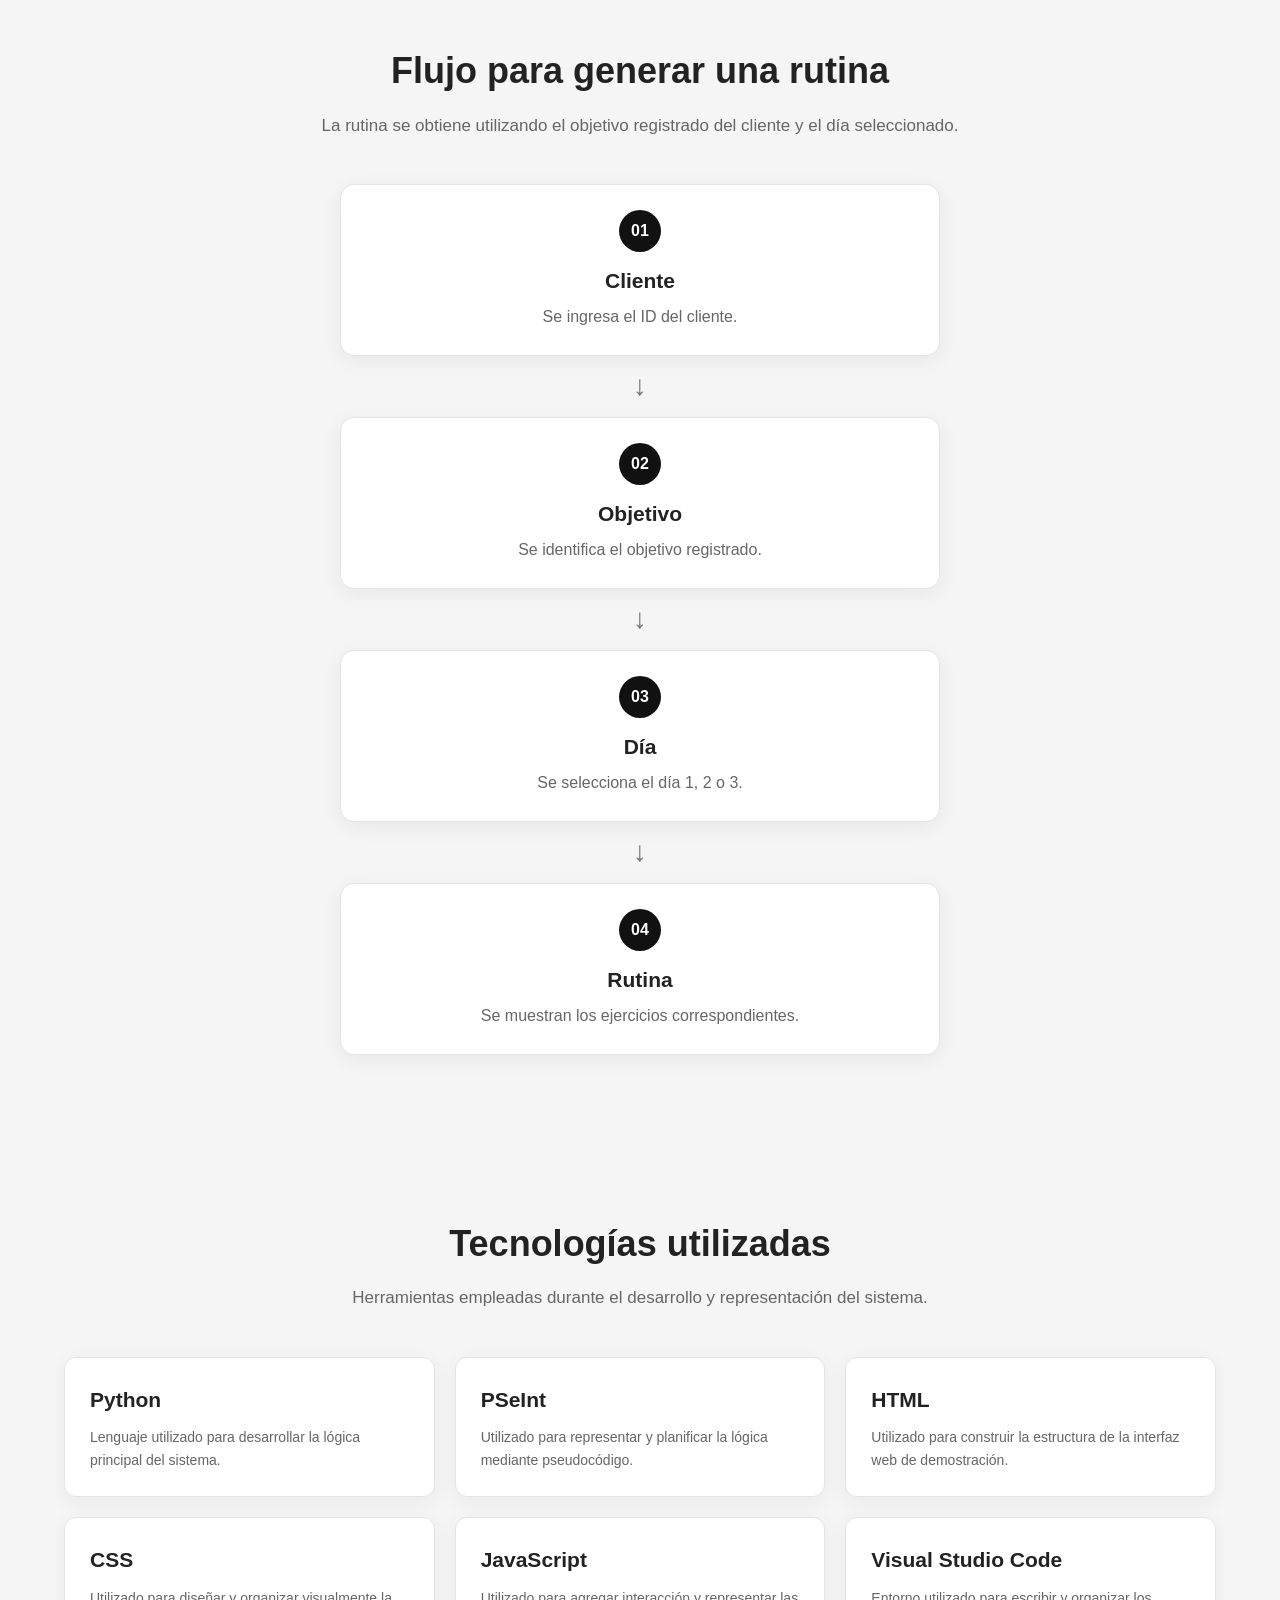
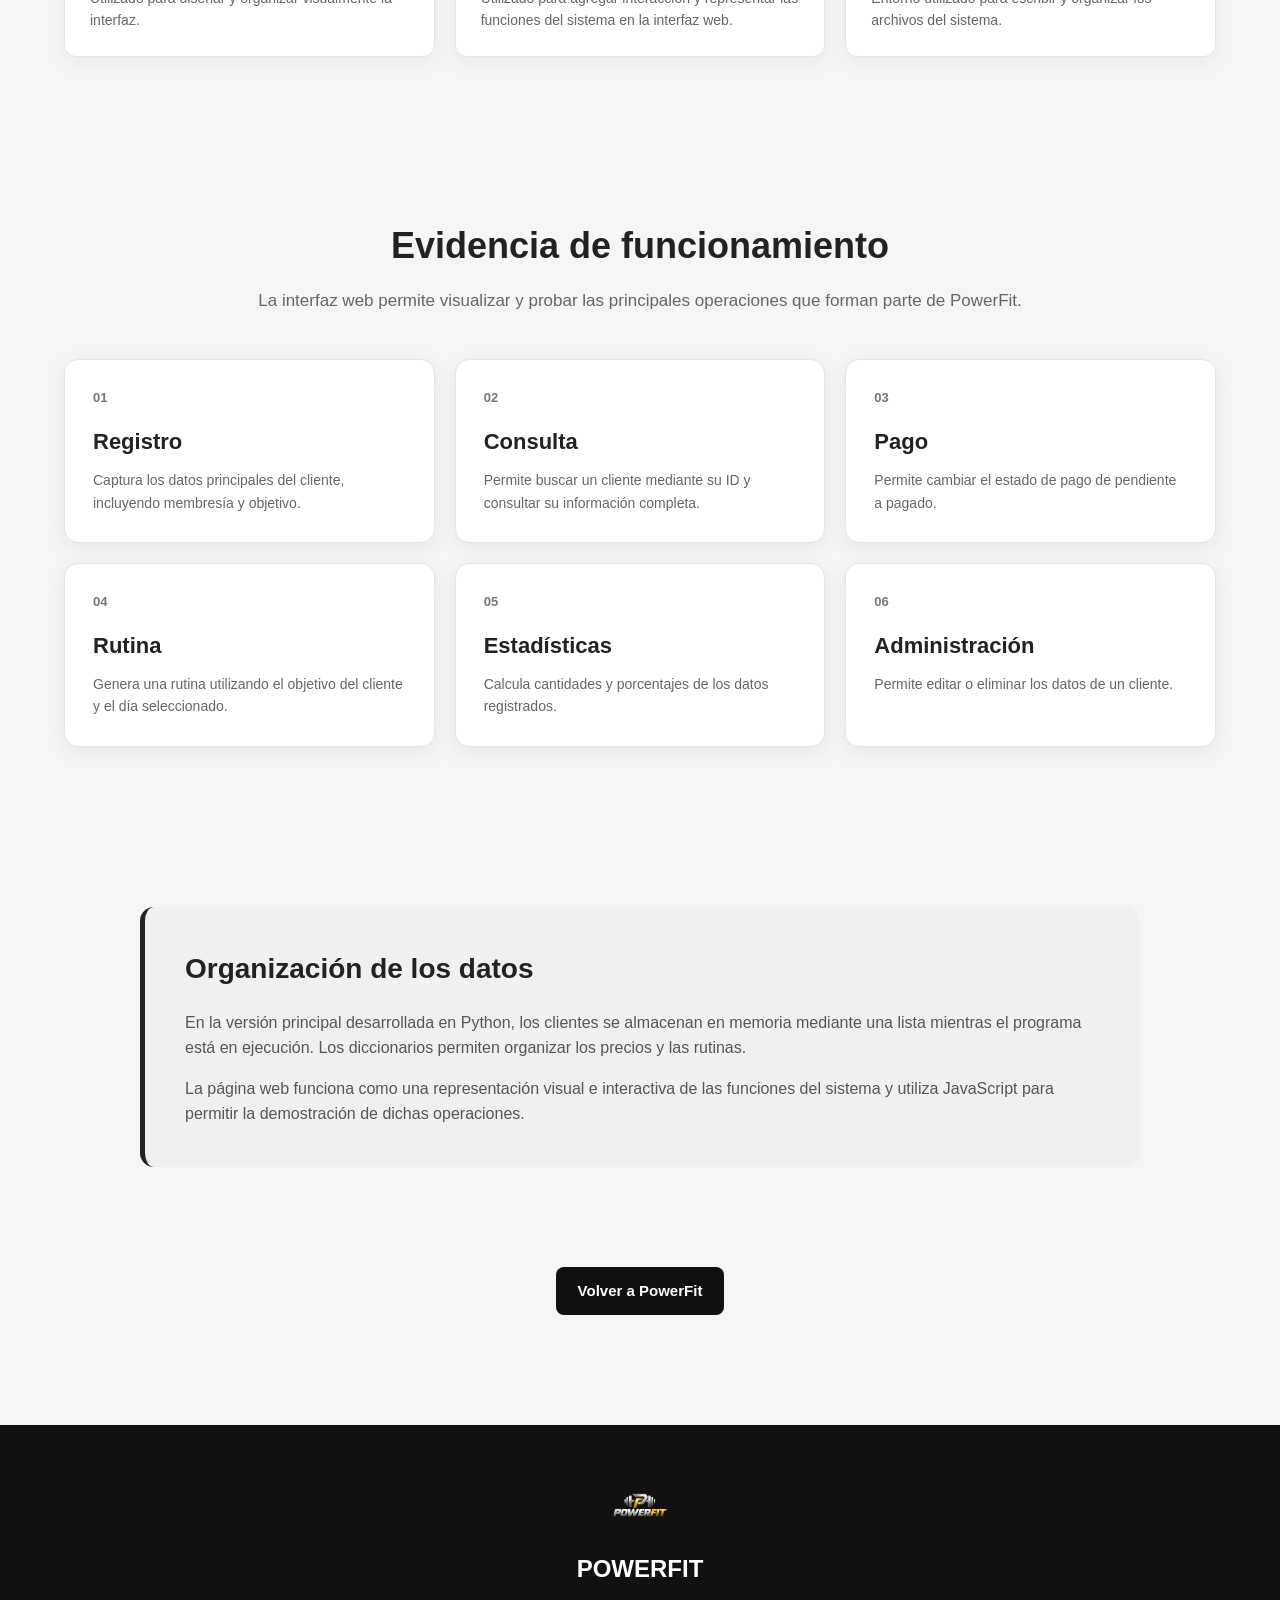
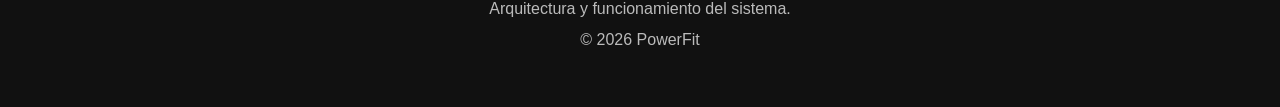
<file: arquitectura.html>
<!DOCTYPE html>
<html lang="es">

<head>
    <meta charset="UTF-8">
    <meta name="viewport" content="width=device-width, initial-scale=1.0">

    <title>PowerFit | Arquitectura del sistema</title>

    <link rel="stylesheet" href="estilos.css">
</head>

<body>

    <!-- ---------- HEADER ---------- -->

    <header>

        <div class="logo-container">

            <img
                src="imagenes/1logo.png"
                alt="Logo PowerFit"
            >

            <span>POWERFIT</span>

        </div>


        <nav>

            <a href="index.html#inicio">
                Inicio
            </a>

            <a href="index.html#clientes">
                Clientes
            </a>

            <a href="index.html#rutinas">
                Rutinas
            </a>

            <a href="index.html#estadisticas">
                Estadísticas
            </a>

            <a href="arquitectura.html">
                Arquitectura
            </a>

        </nav>

    </header>


    <main>

        <!-- ---------- PORTADA ---------- -->

        <section class="architecture-hero">

            <img
                src="imagenes/1logo.png"
                alt="Logo PowerFit"
            >

            <div>

                <p class="architecture-label">
                    ESTRUCTURA TÉCNICA
                </p>

                <h1>
                    Arquitectura del sistema
                </h1>

                <p>
                    PowerFit está organizado mediante módulos y funciones
                    que permiten administrar clientes, membresías, pagos,
                    rutinas y estadísticas.
                </p>

            </div>

        </section>


        <!-- ---------- DESCRIPCIÓN ---------- -->

        <section class="section">

            <div class="section-title">

                <h2>
                    ¿Cómo está organizado PowerFit?
                </h2>

                <p>
                    El sistema recibe información del usuario, la procesa
                    mediante diferentes funciones y estructuras de datos y
                    finalmente muestra los resultados correspondientes.
                </p>

            </div>


            <div class="architecture-flow">

                <div class="flow-card">

                    <span class="flow-number">
                        01
                    </span>

                    <h3>
                        Usuario
                    </h3>

                    <p>
                        Ingresa información y selecciona las opciones
                        disponibles en el sistema.
                    </p>

                </div>


                <div class="flow-arrow">
                    →
                </div>


                <div class="flow-card">

                    <span class="flow-number">
                        02
                    </span>

                    <h3>
                        Menú principal
                    </h3>

                    <p>
                        Permite acceder a las diferentes funciones
                        administrativas.
                    </p>

                </div>


                <div class="flow-arrow">
                    →
                </div>


                <div class="flow-card">

                    <span class="flow-number">
                        03
                    </span>

                    <h3>
                        Procesamiento
                    </h3>

                    <p>
                        Las funciones validan y procesan la información
                        utilizando la lógica del programa.
                    </p>

                </div>


                <div class="flow-arrow">
                    →
                </div>


                <div class="flow-card">

                    <span class="flow-number">
                        04
                    </span>

                    <h3>
                        Resultado
                    </h3>

                    <p>
                        El sistema muestra la información o resultado
                        solicitado.
                    </p>

                </div>

            </div>

        </section>


        <!-- ---------- MÓDULOS ---------- -->

        <section class="section architecture-dark">

            <div class="section-title">

                <h2>
                    Módulos principales
                </h2>

                <p>
                    Funciones que forman parte del sistema PowerFit.
                </p>

            </div>


            <div class="architecture-modules">


                <div class="architecture-module">

                    <span>
                        01
                    </span>

                    <h3>
                        Clientes
                    </h3>

                    <p>
                        Permite registrar, buscar, consultar, editar y
                        eliminar clientes.
                    </p>

                    <ul>

                        <li>
                            Registrar cliente
                        </li>

                        <li>
                            Buscar cliente
                        </li>

                        <li>
                            Mostrar clientes
                        </li>

                        <li>
                            Información completa
                        </li>

                        <li>
                            Editar cliente
                        </li>

                        <li>
                            Eliminar cliente
                        </li>

                    </ul>

                </div>


                <div class="architecture-module">

                    <span>
                        02
                    </span>

                    <h3>
                        Membresías
                    </h3>

                    <p>
                        Administra los tipos de membresía y sus precios.
                    </p>

                    <ul>

                        <li>
                            Mensual: $500
                        </li>

                        <li>
                            Trimestral: $1,300
                        </li>

                        <li>
                            Anual: $4,500
                        </li>

                    </ul>

                </div>


                <div class="architecture-module">

                    <span>
                        03
                    </span>

                    <h3>
                        Pagos
                    </h3>

                    <p>
                        Permite consultar y actualizar el estado de pago
                        de cada cliente.
                    </p>

                    <ul>

                        <li>
                            Pendiente
                        </li>

                        <li>
                            Pagado
                        </li>

                        <li>
                            Validación del cliente
                        </li>

                    </ul>

                </div>


                <div class="architecture-module">

                    <span>
                        04
                    </span>

                    <h3>
                        Rutinas
                    </h3>

                    <p>
                        Genera rutinas de acuerdo con el objetivo y día
                        seleccionado.
                    </p>

                    <ul>

                        <li>
                            Ganar masa muscular
                        </li>

                        <li>
                            Pérdida de grasa
                        </li>

                        <li>
                            Mejorar condición física
                        </li>

                    </ul>

                </div>


                <div class="architecture-module">

                    <span>
                        05
                    </span>

                    <h3>
                        Estadísticas
                    </h3>

                    <p>
                        Procesa los datos registrados y muestra diferentes
                        cantidades y porcentajes.
                    </p>

                    <ul>

                        <li>
                            Total de clientes
                        </li>

                        <li>
                            Pagos
                        </li>

                        <li>
                            Membresías
                        </li>

                        <li>
                            Objetivos
                        </li>

                    </ul>

                </div>


                <div class="architecture-module">

                    <span>
                        06
                    </span>

                    <h3>
                        Validaciones
                    </h3>

                    <p>
                        Evitan que se registren datos incorrectos o
                        incompletos.
                    </p>

                    <ul>

                        <li>
                            IDs repetidos
                        </li>

                        <li>
                            Edad válida
                        </li>

                        <li>
                            Campos obligatorios
                        </li>

                        <li>
                            Manejo de errores
                        </li>

                    </ul>

                </div>

            </div>

        </section>

        <!-- -----DIAGRAMA DE ARQUITECTURA----- -->

        <section class="architecture-diagram">
    <span class="architecture-label">FLUJO DEL SISTEMA</span>

    <h2>Diagrama de flujo</h2>

    <p>
        El siguiente diagrama representa el funcionamiento completo del sistema
        PowerFit, desde el menú principal hasta cada una de las opciones,
        validaciones y decisiones que puede realizar el usuario.
    </p>

    <div class="diagram-container">
        <img src="imagenes/4diagrama.png" alt="Diagrama de flujo del sistema PowerFit">
    </div>
</section>
        <!-- ---------- ESTRUCTURAS ---------- -->

        <section class="section">

            <div class="section-title">

                <h2>
                    Estructuras de datos
                </h2>

                <p>
                    El programa utiliza listas y diccionarios para organizar
                    la información durante su ejecución.
                </p>

            </div>


            <div class="data-architecture">


                <div class="data-card">

                    <div class="data-icon">
                        []
                    </div>

                    <h3>
                        Lista de clientes
                    </h3>

                    <p>
                        Almacena los clientes registrados durante la ejecución
                        del programa.
                    </p>

                    <div class="code-example">

                        clientes = []

                    </div>

                </div>


                <div class="data-card">

                    <div class="data-icon">
                        {}
                    </div>

                    <h3>
                        Diccionario de precios
                    </h3>

                    <p>
                        Relaciona cada tipo de membresía con su precio.
                    </p>

                    <div class="code-example">

                        precios = {
                        "Mensual": 500,
                        "Trimestral": 1300,
                        "Anual": 4500
                        }

                    </div>

                </div>


                <div class="data-card">

                    <div class="data-icon">
                        {}
                    </div>

                    <h3>
                        Diccionario de rutinas
                    </h3>

                    <p>
                        Organiza las rutinas según el objetivo y el día
                        de entrenamiento.
                    </p>

                    <div class="code-example">

                        rutinas = {
                        "Ganar masa muscular": ...
                        }

                    </div>

                </div>

            </div>

        </section>


        <!-- ---------- LÓGICA ---------- -->

        <section class="section architecture-dark">

            <div class="section-title">

                <h2>
                    Lógica y procesamiento
                </h2>

                <p>
                    PowerFit utiliza diferentes elementos de programación
                    para controlar el funcionamiento del sistema.
                </p>

            </div>


            <div class="logic-grid">


                <div class="logic-card">

                    <h3>
                        Condicionales
                    </h3>

                    <p>
                        Permiten tomar decisiones dependiendo de la
                        información proporcionada.
                    </p>

                    <div class="logic-tag">
                        if / elif / else
                    </div>

                </div>


                <div class="logic-card">

                    <h3>
                        Ciclos
                    </h3>

                    <p>
                        Se utilizan para repetir procesos y validar
                        información hasta obtener un dato correcto.
                    </p>

                    <div class="logic-tag">
                        while / for
                    </div>

                </div>


                <div class="logic-card">

                    <h3>
                        Funciones
                    </h3>

                    <p>
                        Dividen el programa en tareas específicas y
                        facilitan su organización.
                    </p>

                    <div class="logic-tag">
                        def
                    </div>

                </div>


                <div class="logic-card">

                    <h3>
                        Manejo de errores
                    </h3>

                    <p>
                        Permite controlar errores relacionados con la
                        entrada de datos.
                    </p>

                    <div class="logic-tag">
                        try / except
                    </div>

                </div>

            </div>

        </section>


        <!-- ---------- FLUJO DE RUTINAS ---------- -->

        <section class="section">

            <div class="section-title">

                <h2>
                    Flujo para generar una rutina
                </h2>

                <p>
                    La rutina se obtiene utilizando el objetivo registrado
                    del cliente y el día seleccionado.
                </p>

            </div>


            <div class="routine-flow">


                <div class="routine-step">

                    <strong>
                        01
                    </strong>

                    <h3>
                        Cliente
                    </h3>

                    <p>
                        Se ingresa el ID del cliente.
                    </p>

                </div>


                <div class="routine-line">
                    ↓
                </div>


                <div class="routine-step">

                    <strong>
                        02
                    </strong>

                    <h3>
                        Objetivo
                    </h3>

                    <p>
                        Se identifica el objetivo registrado.
                    </p>

                </div>


                <div class="routine-line">
                    ↓
                </div>


                <div class="routine-step">

                    <strong>
                        03
                    </strong>

                    <h3>
                        Día
                    </h3>

                    <p>
                        Se selecciona el día 1, 2 o 3.
                    </p>

                </div>


                <div class="routine-line">
                    ↓
                </div>


                <div class="routine-step">

                    <strong>
                        04
                    </strong>

                    <h3>
                        Rutina
                    </h3>

                    <p>
                        Se muestran los ejercicios correspondientes.
                    </p>

                </div>

            </div>

        </section>


        <!-- ---------- TECNOLOGÍAS ---------- -->

        <section class="section">

            <div class="section-title">

                <h2>
                    Tecnologías utilizadas
                </h2>

                <p>
                    Herramientas empleadas durante el desarrollo y
                    representación del sistema.
                </p>

            </div>


            <div class="technology-grid">


                <div class="technology-card">

                    <h3>
                        Python
                    </h3>

                    <p>
                        Lenguaje utilizado para desarrollar la lógica
                        principal del sistema.
                    </p>

                </div>


                <div class="technology-card">

                    <h3>
                        PSeInt
                    </h3>

                    <p>
                        Utilizado para representar y planificar la lógica
                        mediante pseudocódigo.
                    </p>

                </div>


                <div class="technology-card">

                    <h3>
                        HTML
                    </h3>

                    <p>
                        Utilizado para construir la estructura de la
                        interfaz web de demostración.
                    </p>

                </div>


                <div class="technology-card">

                    <h3>
                        CSS
                    </h3>

                    <p>
                        Utilizado para diseñar y organizar visualmente
                        la interfaz.
                    </p>

                </div>


                <div class="technology-card">

                    <h3>
                        JavaScript
                    </h3>

                    <p>
                        Utilizado para agregar interacción y representar
                        las funciones del sistema en la interfaz web.
                    </p>

                </div>


                <div class="technology-card">

                    <h3>
                        Visual Studio Code
                    </h3>

                    <p>
                        Entorno utilizado para escribir y organizar
                        los archivos del sistema.
                    </p>

                </div>

            </div>

        </section>


        <!-- ---------- EVIDENCIA ---------- -->

        <section class="section">

            <div class="section-title">

                <h2>
                    Evidencia de funcionamiento
                </h2>

                <p>
                    La interfaz web permite visualizar y probar las
                    principales operaciones que forman parte de PowerFit.
                </p>

            </div>


            <div class="evidence-grid">


                <div class="evidence-card">

                    <div class="evidence-number">
                        01
                    </div>

                    <h3>
                        Registro
                    </h3>

                    <p>
                        Captura los datos principales del cliente,
                        incluyendo membresía y objetivo.
                    </p>

                </div>


                <div class="evidence-card">

                    <div class="evidence-number">
                        02
                    </div>

                    <h3>
                        Consulta
                    </h3>

                    <p>
                        Permite buscar un cliente mediante su ID y
                        consultar su información completa.
                    </p>

                </div>


                <div class="evidence-card">

                    <div class="evidence-number">
                        03
                    </div>

                    <h3>
                        Pago
                    </h3>

                    <p>
                        Permite cambiar el estado de pago de pendiente
                        a pagado.
                    </p>

                </div>


                <div class="evidence-card">

                    <div class="evidence-number">
                        04
                    </div>

                    <h3>
                        Rutina
                    </h3>

                    <p>
                        Genera una rutina utilizando el objetivo del
                        cliente y el día seleccionado.
                    </p>

                </div>


                <div class="evidence-card">

                    <div class="evidence-number">
                        05
                    </div>

                    <h3>
                        Estadísticas
                    </h3>

                    <p>
                        Calcula cantidades y porcentajes de los datos
                        registrados.
                    </p>

                </div>


                <div class="evidence-card">

                    <div class="evidence-number">
                        06
                    </div>

                    <h3>
                        Administración
                    </h3>

                    <p>
                        Permite editar o eliminar los datos de un cliente.
                    </p>

                </div>

            </div>

        </section>


        <!-- ---------- LIMITACIÓN ---------- -->

        <section class="section">

            <div class="architecture-note">

                <h2>
                    Organización de los datos
                </h2>

                <p>
                    En la versión principal desarrollada en Python, los
                    clientes se almacenan en memoria mediante una lista
                    mientras el programa está en ejecución. Los diccionarios
                    permiten organizar los precios y las rutinas.
                </p>

                <p>
                    La página web funciona como una representación visual e
                    interactiva de las funciones del sistema y utiliza
                    JavaScript para permitir la demostración de dichas
                    operaciones.
                </p>

            </div>

        </section>


        <!-- ---------- VOLVER ---------- -->

        <section class="section architecture-back">

            <a
                href="index.html"
                class="btn"
            >
                Volver a PowerFit
            </a>

        </section>

    </main>


    <!-- ---------- FOOTER ---------- -->

    <footer>

        <img
            src="imagenes/1logo.png"
            alt="Logo PowerFit"
        >

        <h3>
            POWERFIT
        </h3>

        <p>
            Arquitectura y funcionamiento del sistema.
        </p>

        <p>
            © 2026 PowerFit
        </p>

    </footer>

</body>

</html>
</file>
<file: estilos.css>
/* ---------- CONFIGURACIÓN GENERAL ---------- */ 
 
* { 
    margin: 0; 
    padding: 0; 
    box-sizing: border-box; 
} 
 
html { 
    scroll-behavior: smooth; 
} 
 
body { 
    font-family: Arial, Helvetica, sans-serif; 
    background: #f5f5f5; 
    color: #222; 
    line-height: 1.6; 
} 
 
img { 
    max-width: 100%; 
    display: block; 
} 
 
a { 
    text-decoration: none; 
    color: inherit; 
} 
 
button, 
input, 
select { 
    font-family: inherit; 
} 
 
 
/* ---------- HEADER ---------- */ 
 
header { 
    width: 100%; 
    background: #111; 
    color: white; 
    padding: 15px 6%; 
    display: flex; 
    align-items: center; 
    justify-content: space-between; 
    gap: 30px; 
    position: sticky; 
    top: 0; 
    z-index: 1000; 
} 
 
.logo-container { 
    display: flex; 
    align-items: center; 
    gap: 12px; 
    flex-shrink: 0; 
} 
 
.logo-container img { 
    width: 65px; 
    height: 65px; 
    object-fit: contain; 
} 
 
.logo-container span { 
    font-size: 24px; 
    font-weight: bold; 
    letter-spacing: 1px; 
} 
 
nav { 
    display: flex; 
    align-items: center; 
    justify-content: flex-end; 
    flex-wrap: wrap; 
    gap: 18px; 
} 
 
nav a { 
    color: white; 
    font-size: 14px; 
    font-weight: 600; 
    transition: 0.3s; 
} 
 
nav a:hover { 
    color: #ccc; 
} 
 
 
/* ---------- HERO ---------- */ 
 
.hero { 
    min-height: 650px; 
    background: linear-gradient( 
        rgba(0, 0, 0, 0.72), 
        rgba(0, 0, 0, 0.72) 
    ), 
    url("imagenes/2inicio.jpg") center/cover no-repeat; 
 
    display: flex; 
    flex-direction: column; 
    justify-content: center; 
    align-items: center; 
    text-align: center; 
 
    color: white; 
    padding: 80px 20px; 
} 
 
.hero-logo { 
    width: 400px; 
    height: 400px; 
    object-fit: contain; 
    margin-bottom: 25px; 
} 
 
.hero h1 { 
    font-size: 64px; 
    letter-spacing: 4px; 
    margin-bottom: 10px; 
} 
 
.hero p { 
    font-size: 20px; 
    margin-bottom: 30px; 
} 
 
 
/* ---------- BOTONES ---------- */ 
 
.btn { 
    display: inline-block; 
    border: none; 
    background: #111; 
    color: white; 
    padding: 12px 22px; 
    border-radius: 8px; 
    font-size: 15px; 
    font-weight: bold; 
    cursor: pointer; 
    transition: 0.3s; 
} 
 
.btn:hover { 
    background: #333; 
    transform: translateY(-1px); 
} 
 
.hero .btn { 
    background: white; 
    color: #111; 
} 
 
.hero .btn:hover { 
    background: #ddd; 
} 
 
.btn-danger { 
    background: #b52b2b; 
} 
 
.btn-danger:hover { 
    background: #8f2020; 
} 
 
 
/* ---------- SECCIONES ---------- */ 
 
.section { 
    width: 90%; 
    max-width: 1200px; 
    margin: 0 auto; 
    padding: 80px 0; 
} 
 
.section-title { 
    text-align: center; 
    max-width: 800px; 
    margin: 0 auto 45px; 
} 
 
.section-title h2 { 
    font-size: 36px; 
    margin-bottom: 12px; 
} 
 
.section-title p { 
    color: #666; 
    font-size: 17px; 
} 
 
 
/* ---------- DOS COLUMNAS ---------- */ 
 
.two-columns { 
    display: grid; 
    grid-template-columns: repeat(2, 1fr); 
    gap: 50px; 
    align-items: center; 
} 
 
.two-columns h2 { 
    font-size: 34px; 
    margin-bottom: 20px; 
} 
 
.two-columns p { 
    margin-bottom: 18px; 
    color: #555; 
} 
 
 
/* ---------- VIDEO ---------- */ 
 
.video-container { 
    width: 100%; 
    max-width: 900px; 
    margin: 0 auto; 
} 
 
.video-container video { 
    width: 100%; 
    display: block; 
    border-radius: 14px; 
    box-shadow: 0 8px 30px rgba(0, 0, 0, 0.15); 
} 
 
 
/* ---------- IMÁGENES ---------- */ 
 
.section-image { 
    width: 100%; 
    max-height: 400px; 
    object-fit: cover; 
    border-radius: 12px; 
} 
 
 
/* ---------- PANELES ---------- */ 
 
.panel { 
    background: white; 
    padding: 28px; 
    border-radius: 14px; 
    margin-bottom: 25px; 
    box-shadow: 0 5px 20px rgba(0, 0, 0, 0.07); 
} 
 
.panel h3 { 
    font-size: 22px; 
    margin-bottom: 20px; 
} 
 
.panel-header { 
    display: flex; 
    justify-content: space-between; 
    align-items: center; 
    gap: 15px; 
    margin-bottom: 20px; 
} 
 
.panel-header h3 { 
    margin-bottom: 0; 
} 
 
 
/* ---------- FORMULARIOS ---------- */ 
 
.form-grid { 
    display: grid; 
    grid-template-columns: repeat(2, 1fr); 
    gap: 20px; 
    margin-bottom: 20px; 
} 
 
.panel label { 
    display: block; 
    margin-bottom: 7px; 
    font-weight: 600; 
} 
 
.panel input, 
.panel select { 
    width: 100%; 
    padding: 12px 14px; 
    margin-bottom: 18px; 
    border: 1px solid #d5d5d5; 
    border-radius: 8px; 
    background: white; 
    color: #222; 
    font-size: 15px; 
    outline: none; 
    transition: 0.2s; 
} 
 
.panel input:focus, 
.panel select:focus { 
    border-color: #555; 
    box-shadow: 0 0 0 2px rgba(0, 0, 0, 0.05); 
} 
 
.panel input::placeholder { 
    color: #999; 
} 
 
 
/* ---------- BÚSQUEDA ---------- */ 
 
.search-box { 
    display: flex; 
    gap: 12px; 
    align-items: center; 
    margin-bottom: 20px; 
} 
 
.search-box input, 
.search-box select { 
    margin-bottom: 0; 
} 
 
.search-box input { 
    flex: 1; 
} 
 
.search-box select { 
    flex: 0 0 180px; 
} 
 
 
/* ---------- CLIENTES ---------- */ 
 
.client-card { 
    border: 1px solid #e1e1e1; 
    border-radius: 10px; 
    padding: 20px; 
    margin-bottom: 15px; 
    background: #fafafa; 
} 
 
.client-card:last-child { 
    margin-bottom: 0; 
} 
 
.client-card h4 { 
    margin-bottom: 12px; 
    font-size: 20px; 
} 
 
.client-card p { 
    margin: 7px 0; 
    color: #555; 
} 
 
.client-card strong { 
    color: #222; 
} 
 
 
/* ---------- INFORMACIÓN COMPLETA ---------- */ 
 
.information-card { 
    background: #f7f7f7; 
    border-left: 4px solid #222; 
    padding: 22px; 
    border-radius: 8px; 
    margin-top: 20px; 
} 
 
.information-card h3 { 
    margin-bottom: 15px; 
} 
 
.information-card p { 
    margin: 7px 0; 
} 
 
 
/* ---------- MENSAJES ---------- */ 
 
.success { 
    background: #e7f7ec; 
    color: #19733a; 
    padding: 13px 15px; 
    border-radius: 8px; 
    margin-top: 15px; 
} 
 
.error { 
    background: #fdeaea; 
    color: #a52828; 
    padding: 13px 15px; 
    border-radius: 8px; 
    margin-top: 15px; 
} 
 
.empty { 
    text-align: center; 
    padding: 30px; 
    color: #777; 
} 
 
 
/* ---------- PAGOS ---------- */ 
 
.paid { 
    font-weight: bold; 
    color: #198754; 
} 
 
.pending { 
    font-weight: bold; 
    color: #c77b00; 
} 
 
 
/* ---------- MEMBRESÍAS ---------- */ 
 
.cards { 
    display: grid; 
    grid-template-columns: repeat(3, 1fr); 
    gap: 25px; 
} 
 
.card { 
    background: white; 
    padding: 30px; 
    text-align: center; 
    border-radius: 14px; 
    box-shadow: 0 5px 20px rgba(0, 0, 0, 0.07); 
    transition: 0.3s; 
} 
 
.card:hover { 
    transform: translateY(-4px); 
} 
 
.card h3 { 
    font-size: 24px; 
} 
 
.card p { 
    color: #666; 
} 
 
.price { 
    font-size: 34px; 
    font-weight: bold; 
    margin: 18px 0; 
} 
 
 
/* ---------- ADMINISTRACIÓN ---------- */ 
 
.admin-grid { 
    display: grid; 
    grid-template-columns: repeat(2, 1fr); 
    gap: 25px; 
} 
 
 
/* ---------- RUTINAS ---------- */ 
 
.routine-card { 
    background: #f7f7f7; 
    padding: 25px; 
    border-radius: 10px; 
    margin-top: 20px; 
    border-left: 4px solid #222; 
} 
 
.routine-card h3 { 
    margin-bottom: 15px; 
} 
 
.routine-card p { 
    margin-bottom: 10px; 
} 
 
.routine-card ul { 
    padding-left: 22px; 
} 
 
.routine-card li { 
    margin-bottom: 10px; 
} 
 
 
/* ---------- LISTAS ---------- */ 
 
.feature-list { 
    padding-left: 22px; 
} 
 
.feature-list li { 
    margin-bottom: 12px; 
} 
 
 
/* ---------- ESTADÍSTICAS ---------- */ 
 
.stats-grid { 
    display: grid; 
    grid-template-columns: repeat(3, 1fr); 
    gap: 20px; 
    margin-bottom: 25px; 
} 
 
.stat-card { 
    background: white; 
    padding: 28px; 
    text-align: center; 
    border-radius: 14px; 
    box-shadow: 0 5px 20px rgba(0, 0, 0, 0.07); 
} 
 
.stat-card span { 
    display: block; 
    font-size: 40px; 
    font-weight: bold; 
    margin-bottom: 5px; 
} 
 
.stat-card p { 
    color: #666; 
} 
 
.stats-details { 
    display: grid; 
    grid-template-columns: repeat(3, 1fr); 
    gap: 20px; 
} 
 
.stats-details .panel p { 
    margin-bottom: 12px; 
} 
 
.stats-details .panel strong { 
    font-size: 18px; 
} 
 
 
/* ---------- ARQUITECTURA ---------- */ 
 
.architecture-preview { 
    background: #111; 
    color: white; 
    max-width: 1200px; 
    border-radius: 16px; 
    padding: 55px; 
    margin-top: 30px; 
    margin-bottom: 30px; 
} 
 
.architecture-preview h2 { 
    font-size: 32px; 
    margin-bottom: 12px; 
} 
 
.architecture-preview p { 
    color: #ddd; 
    margin-bottom: 25px; 
    max-width: 700px; 
} 
 
.architecture-preview .btn { 
    background: white; 
    color: #111; 
} 
 
.architecture-preview .btn:hover { 
    background: #ddd; 
} 
 
 
/* ---------- EQUIPO ---------- */ 
 
.team-grid { 
    display: grid; 
    grid-template-columns: repeat(5, 1fr); 
    gap: 15px; 
} 
 
.team-card { 
    padding: 22px 15px; 
    background: white; 
    border-radius: 10px; 
    text-align: center; 
    font-weight: 600; 
    box-shadow: 0 5px 20px rgba(0, 0, 0, 0.07); 
} 
 
 
/* ---------- FOOTER ---------- */ 
 
footer { 
    background: #111; 
    color: white; 
    text-align: center; 
    padding: 50px 20px; 
    margin-top: 30px; 
} 
 
footer img { 
    width: 60px; 
    height: 60px; 
    object-fit: contain; 
    margin: 0 auto 15px; 
} 
 
footer h3 { 
    font-size: 24px; 
    margin-bottom: 8px; 
} 
 
footer p { 
    color: #bbb; 
    margin: 5px 0; 
} 
 
 
/* ---------- RESPONSIVE TABLET ---------- */ 
 
@media (max-width: 1000px) { 
 
    header { 
        flex-direction: column; 
        padding: 15px 5%; 
    } 
 
    nav { 
        justify-content: center; 
    } 
 
    .hero h1 { 
        font-size: 52px; 
    } 
 
    .team-grid { 
        grid-template-columns: repeat(3, 1fr); 
    } 
 
} 
 
 
/* ---------- RESPONSIVE ---------- */ 
 
@media (max-width: 800px) { 
 
    .section { 
        width: 92%; 
        padding: 60px 0; 
    } 
 
    .two-columns { 
        grid-template-columns: 1fr; 
        gap: 30px; 
    } 
 
    .form-grid { 
        grid-template-columns: 1fr; 
    } 
 
    .cards { 
        grid-template-columns: 1fr; 
    } 
 
    .stats-grid { 
        grid-template-columns: 1fr; 
    } 
 
    .stats-details { 
        grid-template-columns: 1fr; 
    } 
 
    .admin-grid { 
        grid-template-columns: 1fr; 
    } 
 
    .team-grid { 
        grid-template-columns: repeat(2, 1fr); 
    } 
 
    .search-box { 
        flex-direction: column; 
        align-items: stretch; 
    } 
 
    .search-box select { 
        flex: auto; 
    } 
 
    .search-box .btn { 
        width: 100%; 
    } 
 
} 
 
 
/* ---------- RESPONSIVE MÓVIL ---------- */ 
 
@media (max-width: 600px) { 
 
    header { 
        position: relative; 
    } 
 
    .logo-container span { 
        font-size: 20px; 
    } 
 
    .logo-container img { 
        width: 52px; 
        height: 52px; 
    } 
 
    nav { 
        gap: 10px; 
    } 
 
    nav a { 
        font-size: 13px; 
    } 
 
    .hero { 
        min-height: 550px; 
        padding: 60px 20px; 
    } 
 
    .hero-logo { 
        width: 100px; 
        height: 100px; 
    } 
 
    .hero h1 { 
        font-size: 40px; 
        letter-spacing: 2px; 
    } 
 
    .hero p { 
        font-size: 17px; 
    } 
 
    .section-title h2, 
    .two-columns h2 { 
        font-size: 28px; 
    } 
 
    .panel { 
        padding: 20px; 
    } 
 
    .team-grid { 
        grid-template-columns: 1fr; 
    } 
 
    .architecture-preview { 
        padding: 35px 25px; 
    } 
 
} 
 
/* ---------- PÁGINA DE ARQUITECTURA ---------- */ 
 
.architecture-hero { 
    min-height: 430px; 
    background: 
        linear-gradient( 
            rgba(0, 0, 0, 0.82), 
            rgba(0, 0, 0, 0.82) 
        ), 
        url("imagenes/2inicio.jpg") center/cover no-repeat; 
 
    color: white; 
 
    display: flex; 
    align-items: center; 
    justify-content: center; 
 
    gap: 60px; 
 
    padding: 80px 8%; 
} 
 
.architecture-hero img { 
    width: 150px; 
    height: 150px; 
    object-fit: contain; 
    flex-shrink: 0; 
} 
 
.architecture-hero > div { 
    max-width: 750px; 
} 
 
.architecture-label { 
    font-size: 13px; 
    letter-spacing: 3px; 
    color: #bbb; 
    font-weight: bold; 
    margin-bottom: 12px; 
} 
 
.architecture-hero h1 { 
    font-size: 52px; 
    line-height: 1.1; 
    margin-bottom: 20px; 
} 
 
.architecture-hero > div > p:last-child { 
    font-size: 18px; 
    color: #ddd; 
} 
 
 
/* ---------- FLUJO DE ARQUITECTURA ---------- */ 
 
.architecture-flow { 
    display: grid; 
    grid-template-columns: 1fr auto 1fr auto 1fr auto 1fr; 
    align-items: stretch; 
    gap: 15px; 
} 
 
.flow-card { 
    background: white; 
    padding: 25px; 
    border-radius: 14px; 
    border: 1px solid #e5e5e5; 
    box-shadow: 0 5px 20px rgba(0, 0, 0, 0.06); 
} 
 
.flow-number { 
    display: inline-block; 
    font-size: 13px; 
    font-weight: bold; 
    margin-bottom: 12px; 
    color: #777; 
} 
 
.flow-card h3 { 
    font-size: 21px; 
    margin-bottom: 10px; 
} 
 
.flow-card p { 
    color: #666; 
    font-size: 14px; 
} 
 
.flow-arrow { 
    display: flex; 
    align-items: center; 
    justify-content: center; 
    font-size: 28px; 
    font-weight: bold; 
    color: #777; 
} 
 
 
/* ---------- SECCIONES OSCURAS ---------- */ 
 
.architecture-dark { 
    background: #111; 
    color: white; 
    width: 100%; 
    max-width: none; 
    padding-left: 5%; 
    padding-right: 5%; 
} 
 
.architecture-dark .section-title p { 
    color: #aaa; 
} 
 
 
/* ---------- MÓDULOS ---------- */ 
 
.architecture-modules { 
    max-width: 1200px; 
    margin: 0 auto; 
 
    display: grid; 
    grid-template-columns: repeat(3, 1fr); 
    gap: 22px; 
} 
 
.architecture-module { 
    background: #1c1c1c; 
    border: 1px solid #333; 
    border-radius: 14px; 
    padding: 28px; 
 
    transition: 0.3s; 
} 
 
.architecture-module:hover { 
    transform: translateY(-4px); 
    border-color: #666; 
} 
 
.architecture-module > span { 
    display: inline-block; 
    font-size: 13px; 
    color: #aaa; 
    font-weight: bold; 
    margin-bottom: 12px; 
} 
 
.architecture-module h3 { 
    font-size: 23px; 
    margin-bottom: 12px; 
} 
 
.architecture-module p { 
    color: #bbb; 
    font-size: 14px; 
    margin-bottom: 18px; 
} 
 
.architecture-module ul { 
    padding-left: 20px; 
    color: #ddd; 
} 
 
.architecture-module li { 
    margin-bottom: 7px; 
} 
 
.architecture-diagram { 
    max-width: 1400px; 
    margin: 40px auto; 
    padding: 50px; 
    background: #fff; 
    border-radius: 16px; 
} 
 
.architecture-diagram h2 { 
    font-size: 32px; 
    margin-bottom: 12px; 
} 
 
.architecture-diagram p { 
    color: #555; 
    margin-bottom: 30px; 
} 
 
.diagram-container { 
    width: 100%; 
    overflow-x: auto; 
    border: 1px solid #ddd; 
    border-radius: 12px; 
    padding: 15px; 
    background: #f5f5f5; 
} 
 
.diagram-container img { 
    width: 100%; 
    min-width: 1000px; 
    height: auto; 
    display: block; 
} 
 
/* ---------- ESTRUCTURAS DE DATOS ---------- */ 
 
.data-architecture { 
    display: grid; 
    grid-template-columns: repeat(3, 1fr); 
    gap: 25px; 
} 
 
.data-card { 
    background: white; 
    border-radius: 14px; 
    padding: 30px; 
 
    box-shadow: 0 5px 20px rgba(0, 0, 0, 0.07); 
 
    border-top: 4px solid #222; 
} 
 
.data-icon { 
    width: 60px; 
    height: 60px; 
 
    display: flex; 
    align-items: center; 
    justify-content: center; 
 
    background: #111; 
    color: white; 
 
    border-radius: 10px; 
 
    font-size: 24px; 
    font-weight: bold; 
 
    margin-bottom: 20px; 
} 
 
.data-card h3 { 
    font-size: 22px; 
    margin-bottom: 12px; 
} 
 
.data-card p { 
    color: #666; 
    margin-bottom: 20px; 
} 
 
.code-example { 
    background: #171717; 
    color: #eee; 
 
    padding: 18px; 
 
    border-radius: 8px; 
 
    font-family: "Courier New", monospace; 
    font-size: 13px; 
 
    white-space: pre-line; 
    overflow-x: auto; 
} 
 
 
/* ---------- LÓGICA ---------- */ 
 
.logic-grid { 
    max-width: 1100px; 
    margin: 0 auto; 
 
    display: grid; 
    grid-template-columns: repeat(2, 1fr); 
    gap: 22px; 
} 
 
.logic-card { 
    background: #1c1c1c; 
    border: 1px solid #333; 
 
    border-radius: 14px; 
 
    padding: 28px; 
} 
 
.logic-card h3 { 
    font-size: 22px; 
    margin-bottom: 10px; 
} 
 
.logic-card p { 
    color: #bbb; 
    margin-bottom: 20px; 
} 
 
.logic-tag { 
    display: inline-block; 
 
    background: #eee; 
    color: #111; 
 
    padding: 8px 14px; 
 
    border-radius: 6px; 
 
    font-family: "Courier New", monospace; 
    font-weight: bold; 
    font-size: 14px; 
} 
 
 
/* ---------- FLUJO DE RUTINAS ---------- */ 
 
.routine-flow { 
    max-width: 850px; 
    margin: 0 auto; 
 
    display: flex; 
    flex-direction: column; 
    align-items: center; 
} 
 
.routine-step { 
    width: 100%; 
    max-width: 600px; 
 
    background: white; 
 
    border: 1px solid #e5e5e5; 
 
    border-radius: 14px; 
 
    padding: 25px; 
 
    text-align: center; 
 
    box-shadow: 0 5px 20px rgba(0, 0, 0, 0.06); 
} 
 
.routine-step strong { 
    display: inline-flex; 
 
    width: 42px; 
    height: 42px; 
 
    align-items: center; 
    justify-content: center; 
 
    border-radius: 50%; 
 
    background: #111; 
    color: white; 
 
    margin-bottom: 12px; 
} 
 
.routine-step h3 { 
    font-size: 21px; 
    margin-bottom: 7px; 
} 
 
.routine-step p { 
    color: #666; 
} 
 
.routine-line { 
    font-size: 28px; 
    color: #777; 
    padding: 8px 0; 
} 
 
 
/* ---------- TECNOLOGÍAS ---------- */ 
 
.technology-grid { 
    display: grid; 
    grid-template-columns: repeat(3, 1fr); 
    gap: 20px; 
} 
 
.technology-card { 
    background: white; 
 
    border: 1px solid #e5e5e5; 
 
    border-radius: 12px; 
 
    padding: 25px; 
 
    box-shadow: 0 5px 20px rgba(0, 0, 0, 0.05); 
} 
 
.technology-card h3 { 
    font-size: 21px; 
    margin-bottom: 10px; 
} 
 
.technology-card p { 
    color: #666; 
    font-size: 14px; 
} 
 
 
/* ---------- EVIDENCIA ---------- */ 
 
.evidence-grid { 
    display: grid; 
    grid-template-columns: repeat(3, 1fr); 
    gap: 20px; 
} 
 
.evidence-card { 
    background: white; 
 
    border-radius: 14px; 
 
    padding: 28px; 
 
    border: 1px solid #e5e5e5; 
 
    box-shadow: 0 5px 20px rgba(0, 0, 0, 0.06); 
} 
 
.evidence-number { 
    font-size: 13px; 
    font-weight: bold; 
    color: #777; 
 
    margin-bottom: 15px; 
} 
 
.evidence-card h3 { 
    font-size: 22px; 
    margin-bottom: 10px; 
} 
 
.evidence-card p { 
    color: #666; 
    font-size: 14px; 
} 
 
 
/* ---------- NOTA TÉCNICA ---------- */ 
 
.architecture-note { 
    max-width: 1000px; 
 
    margin: 0 auto; 
 
    padding: 40px; 
 
    background: #f0f0f0; 
 
    border-radius: 14px; 
 
    border-left: 5px solid #222; 
} 
 
.architecture-note h2 { 
    font-size: 28px; 
    margin-bottom: 18px; 
} 
 
.architecture-note p { 
    color: #555; 
    margin-bottom: 15px; 
} 
 
.architecture-note p:last-child { 
    margin-bottom: 0; 
} 
 
 
/* ---------- BOTÓN FINAL ---------- */ 
 
.architecture-back { 
    text-align: center; 
    padding-top: 20px; 
    padding-bottom: 80px; 
} 
 
 
/* ---------- RESPONSIVE ARQUITECTURA ---------- */ 
 
@media (max-width: 1000px) { 
 
    .architecture-flow { 
        grid-template-columns: 1fr; 
    } 
 
    .flow-arrow { 
        transform: rotate(90deg); 
        padding: 3px; 
    } 
 
    .architecture-modules { 
        grid-template-columns: repeat(2, 1fr); 
    } 
 
    .data-architecture { 
        grid-template-columns: 1fr; 
    } 
 
    .technology-grid { 
        grid-template-columns: repeat(2, 1fr); 
    } 
 
    .evidence-grid { 
        grid-template-columns: repeat(2, 1fr); 
    } 
 
} 
 
 
@media (max-width: 800px) { 
 
    .architecture-hero { 
        flex-direction: column; 
        text-align: center; 
        gap: 30px; 
    } 
 
    .architecture-hero h1 { 
        font-size: 40px; 
    } 
 
    .architecture-modules { 
        grid-template-columns: 1fr; 
    } 
 
    .logic-grid { 
        grid-template-columns: 1fr; 
    } 
 
    .technology-grid { 
        grid-template-columns: 1fr; 
    } 
 
    .evidence-grid { 
        grid-template-columns: 1fr; 
    } 
 
} 
 
 
@media (max-width: 600px) { 
 
    .architecture-hero { 
        min-height: 500px; 
        padding: 60px 25px; 
    } 
 
    .architecture-hero img { 
        width: 110px; 
        height: 110px; 
    } 
 
    .architecture-hero h1 { 
        font-size: 34px; 
    } 
 
    .architecture-dark { 
        padding-left: 5%; 
        padding-right: 5%; 
    } 
 
    .architecture-note { 
        padding: 25px; 
    } 
 
} 
 
/* ---------- ACCESO DEL USUARIO ---------- */ 
 
.user-access { 
    background: rgba(255, 255, 255, 0.95); 
    color: #222; 
    width: 100%; 
    max-width: 500px; 
    padding: 30px; 
    border-radius: 14px; 
    margin-top: 25px; 
    box-shadow: 0 8px 30px rgba(0, 0, 0, 0.2); 
} 
 
.user-access h2 { 
    margin-bottom: 10px; 
} 
 
.user-access p { 
    color: #666; 
    margin-bottom: 18px; 
} 
 
.user-access input { 
    width: 100%; 
    padding: 12px 14px; 
    border: 1px solid #ccc; 
    border-radius: 8px; 
    margin-bottom: 15px; 
    font-size: 15px; 
} 
 
 
/* ---------- CARGA ---------- */ 
 
.loading-section { 
    padding-top: 30px; 
    padding-bottom: 30px; 
} 
 
.loading-box { 
    max-width: 900px; 
    margin: auto; 
    background: white; 
    padding: 18px 25px; 
    border-radius: 10px; 
    text-align: center; 
    box-shadow: 0 5px 20px rgba(0, 0, 0, 0.06); 
    color: #555; 
} 
 
 
/* ---------- MENÚ ---------- */ 
 
.menu-table-container { 
    width: 100%; 
    overflow-x: auto; 
} 
 
.menu-table { 
    width: 100%; 
    border-collapse: collapse; 
    background: white; 
    border-radius: 12px; 
    overflow: hidden; 
    box-shadow: 0 5px 20px rgba(0, 0, 0, 0.07); 
} 
 
.menu-table th, 
.menu-table td { 
    padding: 18px; 
    text-align: left; 
    border-bottom: 1px solid #eee; 
} 
 
.menu-table th { 
    background: #111; 
    color: white; 
} 
 
.menu-table tr:last-child td { 
    border-bottom: none; 
} 
 
 
/* ---------- DOCUMENTOS ---------- */ 
 
.document-view { 
    background: #171717; 
    color: #eee; 
    padding: 25px; 
    border-radius: 10px; 
    margin-top: 20px; 
} 
 
.document-view h4 { 
    margin-bottom: 15px; 
    font-size: 20px; 
} 
 
.document-view pre { 
    white-space: pre-wrap; 
    font-family: "Courier New", monospace; 
    line-height: 1.6; 
    overflow-x: auto; 
} 
 
 
/* ---------- TEXTAREA ---------- */ 
 
.panel textarea { 
    width: 100%; 
    min-height: 140px; 
    resize: vertical; 
    padding: 12px 14px; 
    border: 1px solid #d5d5d5; 
    border-radius: 8px; 
    margin-bottom: 18px; 
    font-family: inherit; 
    font-size: 15px; 
} 
 
.panel textarea:focus { 
    outline: none; 
    border-color: #555; 
}
</file>
